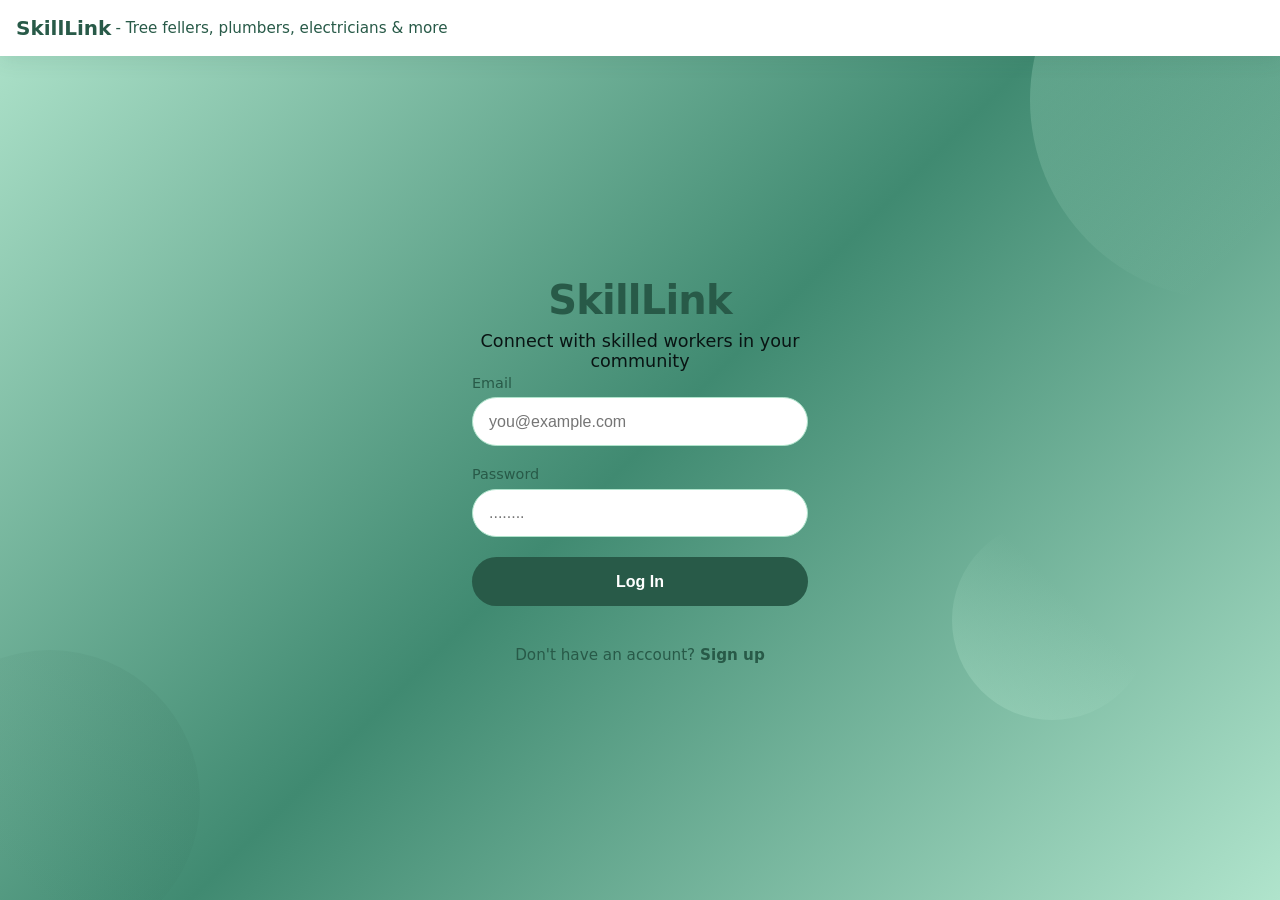
<file: index.html>
<!DOCTYPE html>
<html lang="en">
<head>
    <meta charset="UTF-8">
    <meta name="viewport" content="width=device-width, initial-scale=1.0">
    <title>SkillLink - Login</title>
    <link rel="stylesheet" href="ITECA.css">
</head>
<body class="landing-page">
    <nav class="nav-bar landing-nav">
        <a href="index.html" class="logo">SkillLink</a>
        <span class="nav-tagline">Tree fellers, plumbers, electricians & more</span>
    </nav>
 
    <main class="landing-main">
        <div class="landing-content">
            <div class="landing-brand">
                <h1>SkillLink</h1>
                <p class="tagline">Connect with skilled workers in your community</p>
            </div>

            <form class="login-form" action="profile-creation.html" method="get">
                <div class="form-group">
                    <label for="email">Email</label>
                    <input type="email" id="email" name="email" placeholder="you@example.com" required>
                </div>
                <div class="form-group">
                    <label for="password">Password</label>
                    <input type="password" id="password" name="password" placeholder="........" required>
                </div>
                <button type="submit" class="btn-primary">Log In</button>
                <p class="form-footer">
                    Don't have an account? <a href="register.html">Sign up</a>
                </p>
            </form>
        </div>
        <div class="landing-shapes">
            <div class="shape shape-1"></div>
            <div class="shape shape-2"></div>
            <div class="shape shape-3"></div>
        </div>
    </main>
</body>
</html>
</file>
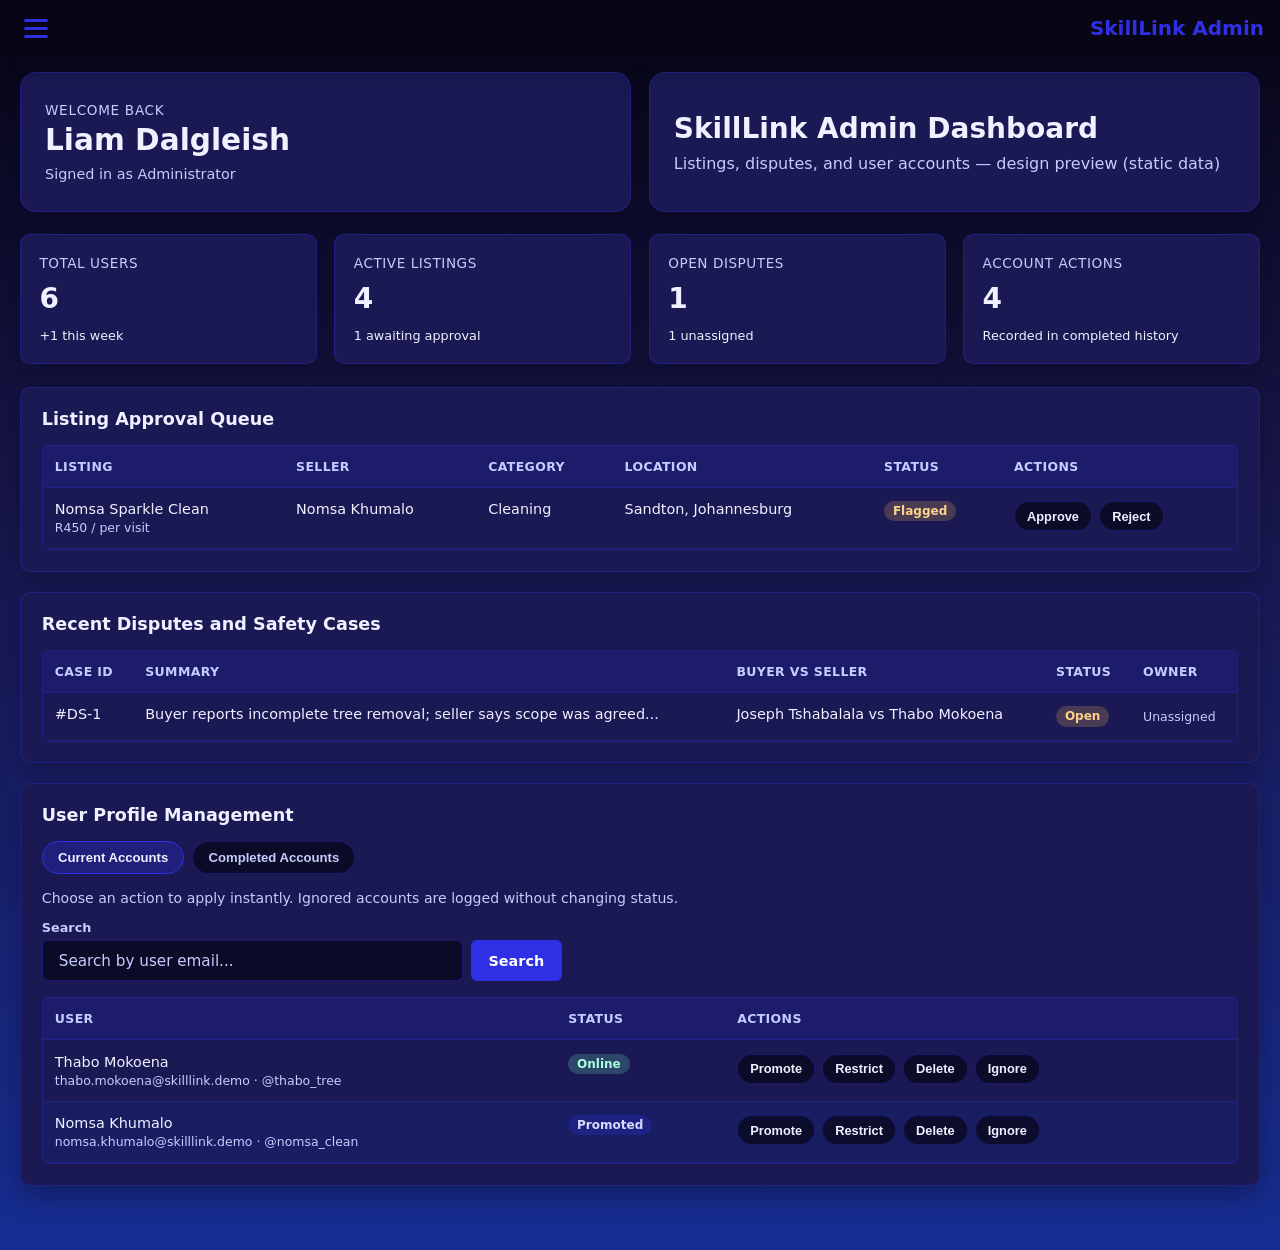
<file: admin-dashboard.html>
<!DOCTYPE html>
<html lang="en">
<head>
    <meta charset="UTF-8">
    <meta name="viewport" content="width=device-width, initial-scale=1.0">
    <title>SkillLink - Admin Dashboard (Design Preview)</title>
    <link rel="stylesheet" href="admin-dashboard.css">
    <link rel="stylesheet" href="app-nav.css">
</head>
<body class="admin-page">
    <nav class="nav-bar admin-nav nav-admin-session">
        <input type="checkbox" id="menu-toggle-admin" class="menu-toggle">
        <label class="hamburger" for="menu-toggle-admin">
            <span></span>
            <span></span>
            <span></span>
        </label>
        <div class="nav-menu">
            <p class="nav-menu-admin-badge">Signed in as Admin</p>
            <a href="admin-dashboard.html">Admin Dashboard</a>
            <a href="market.html">Home</a>
            <a href="profile.html">Profile</a>
            <a href="OrdersPage.html">Orders</a>
            <a href="ContactUs.html">Contact Us</a>
            <div class="nav-menu-footer">
                <span class="nav-menu-role">Administrator</span>
                <a href="index.html">Log Out</a>
            </div>
        </div>
        <a href="admin-dashboard.html" class="logo">SkillLink Admin</a>
    </nav>

    <main class="admin-main">
        <section class="admin-header-row" aria-label="Dashboard header">
            <div class="admin-header admin-header-welcome">
                <p class="admin-welcome-eyebrow">Welcome back</p>
                <h2 class="admin-welcome-name">Liam Dalgleish</h2>
                <p class="admin-welcome-meta">Signed in as Administrator</p>
            </div>
            <div class="admin-header admin-header-title">
                <h1 class="admin-title">SkillLink Admin Dashboard</h1>
                <p class="admin-subtitle">Listings, disputes, and user accounts — design preview (static data)</p>
            </div>
        </section>

        <section class="admin-stats admin-stats-4" aria-label="Key metrics">
            <article class="admin-stat-card">
                <p class="admin-stat-label">Total Users</p>
                <p class="admin-stat-value">6</p>
                <p class="admin-stat-meta">+1 this week</p>
            </article>
            <article class="admin-stat-card">
                <p class="admin-stat-label">Active Listings</p>
                <p class="admin-stat-value">4</p>
                <p class="admin-stat-meta">1 awaiting approval</p>
            </article>
            <article class="admin-stat-card">
                <p class="admin-stat-label">Open Disputes</p>
                <p class="admin-stat-value">1</p>
                <p class="admin-stat-meta">1 unassigned</p>
            </article>
            <article class="admin-stat-card">
                <p class="admin-stat-label">Account Actions</p>
                <p class="admin-stat-value">4</p>
                <p class="admin-stat-meta">Recorded in completed history</p>
            </article>
        </section>

        <section class="admin-stack">
            <section class="admin-card">
                <h2 class="admin-card-title">Listing Approval Queue</h2>
                <div class="admin-table-wrap">
                    <table class="admin-table">
                        <thead>
                            <tr>
                                <th>Listing</th>
                                <th>Seller</th>
                                <th>Category</th>
                                <th>Location</th>
                                <th>Status</th>
                                <th>Actions</th>
                            </tr>
                        </thead>
                        <tbody>
                            <tr>
                                <td>
                                    Nomsa Sparkle Clean
                                    <span class="admin-row-meta">R450 / per visit</span>
                                </td>
                                <td>Nomsa Khumalo</td>
                                <td>Cleaning</td>
                                <td>Sandton, Johannesburg</td>
                                <td><span class="badge badge-warning">Flagged</span></td>
                                <td>
                                    <div class="inline-actions">
                                        <button class="btn-chip btn-chip-approve" type="button">Approve</button>
                                        <button class="btn-chip btn-chip-reject" type="button">Reject</button>
                                    </div>
                                </td>
                            </tr>
                        </tbody>
                    </table>
                </div>
            </section>

            <section class="admin-card">
                <h2 class="admin-card-title">Recent Disputes and Safety Cases</h2>
                <div class="admin-table-wrap">
                    <table class="admin-table">
                        <thead>
                            <tr>
                                <th>Case ID</th>
                                <th>Summary</th>
                                <th>Buyer vs Seller</th>
                                <th>Status</th>
                                <th>Owner</th>
                            </tr>
                        </thead>
                        <tbody>
                            <tr>
                                <td>#DS-1</td>
                                <td>Buyer reports incomplete tree removal; seller says scope was agreed...</td>
                                <td>Joseph Tshabalala vs Thabo Mokoena</td>
                                <td><span class="badge badge-warning">Open</span></td>
                                <td><span class="admin-row-meta">Unassigned</span></td>
                            </tr>
                        </tbody>
                    </table>
                </div>
            </section>

            <section class="admin-card admin-user-card">
                <h2 class="admin-card-title">User Profile Management</h2>

                <div class="admin-tabs" role="tablist" aria-label="User account tabs">
                    <button type="button" class="admin-tab admin-tab-active" role="tab" aria-selected="true">Current Accounts</button>
                    <button type="button" class="admin-tab" role="tab" aria-selected="false">Completed Accounts</button>
                </div>

                <div class="admin-tab-panel admin-tab-panel-active">
                    <p class="admin-tab-intro">Choose an action to apply instantly. Ignored accounts are logged without changing status.</p>
                    <form action="admin-dashboard.html" method="get" class="admin-user-search-form">
                        <div class="search-wrap">
                            <label class="search-label" for="admin-user-search">Search</label>
                            <div class="search-field">
                                <input type="search" id="admin-user-search" name="user_q" placeholder="Search by user email..." class="search-input">
                                <button type="submit" class="btn-search">Search</button>
                            </div>
                        </div>
                    </form>
                    <div class="admin-table-wrap">
                        <table class="admin-table admin-user-table">
                            <thead>
                                <tr>
                                    <th>User</th>
                                    <th>Status</th>
                                    <th>Actions</th>
                                </tr>
                            </thead>
                            <tbody>
                                <tr>
                                    <td>
                                        Thabo Mokoena
                                        <span class="admin-row-meta">thabo.mokoena@skilllink.demo · @thabo_tree</span>
                                    </td>
                                    <td><span class="badge badge-success">Online</span></td>
                                    <td>
                                        <div class="inline-actions">
                                            <button class="btn-chip btn-chip-promote" type="button">Promote</button>
                                            <button class="btn-chip btn-chip-restrict" type="button">Restrict</button>
                                            <button class="btn-chip btn-chip-delete" type="button">Delete</button>
                                            <button class="btn-chip btn-chip-ignore" type="button">Ignore</button>
                                        </div>
                                    </td>
                                </tr>
                                <tr>
                                    <td>
                                        Nomsa Khumalo
                                        <span class="admin-row-meta">nomsa.khumalo@skilllink.demo · @nomsa_clean</span>
                                    </td>
                                    <td><span class="badge badge-promoted">Promoted</span></td>
                                    <td>
                                        <div class="inline-actions">
                                            <button class="btn-chip btn-chip-promote" type="button">Promote</button>
                                            <button class="btn-chip btn-chip-restrict" type="button">Restrict</button>
                                            <button class="btn-chip btn-chip-delete" type="button">Delete</button>
                                            <button class="btn-chip btn-chip-ignore" type="button">Ignore</button>
                                        </div>
                                    </td>
                                </tr>
                            </tbody>
                        </table>
                    </div>
                </div>
            </section>
        </section>
    </main>
</body>
</html>
</file>
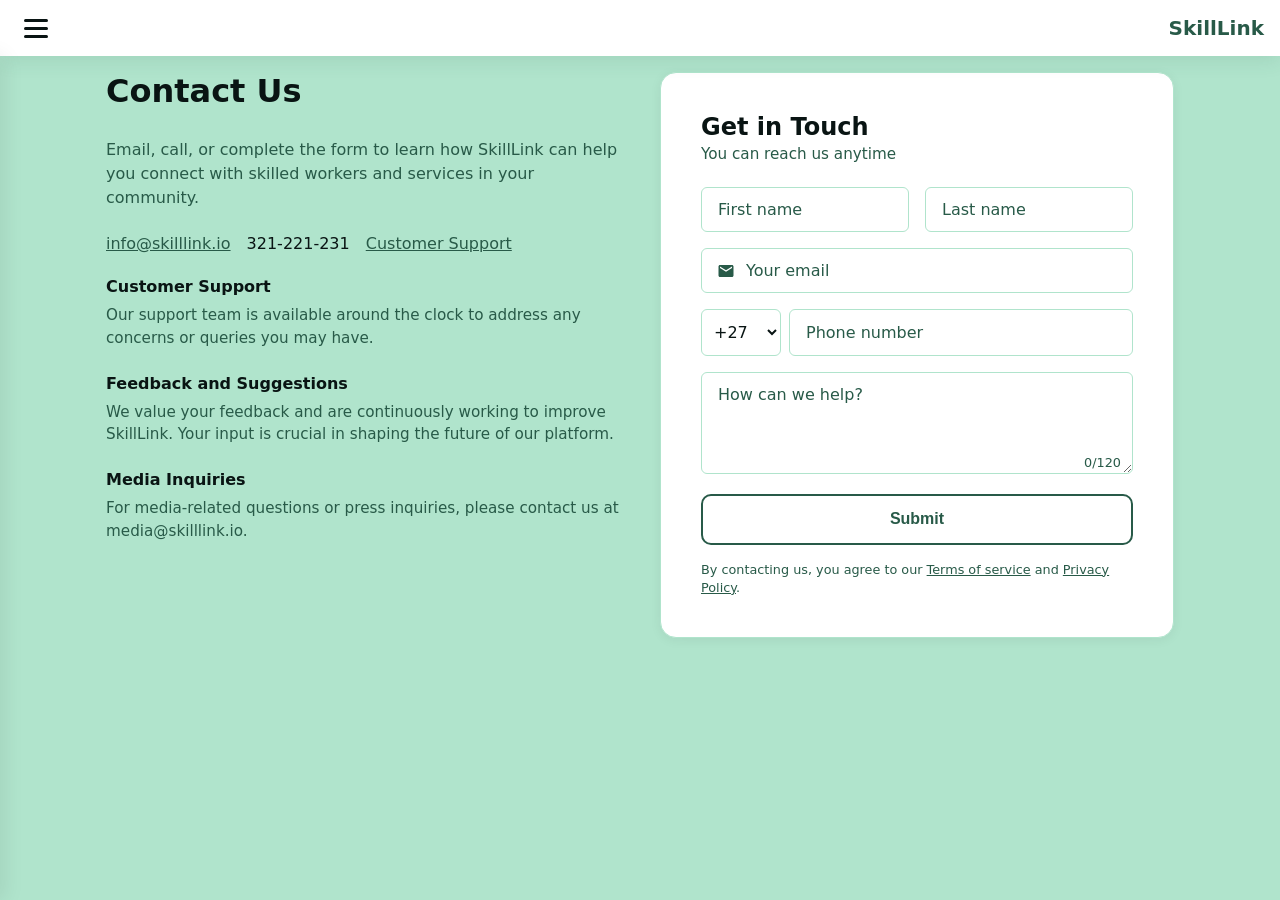
<file: ContactUs.html>
<!DOCTYPE html>
<html lang="en">
<head>
    <meta charset="UTF-8">
    <meta name="viewport" content="width=device-width, initial-scale=1.0">
    <title>SkillLink — Contact Us</title>
    <link rel="stylesheet" href="ContactUs.css">
</head>
<body class="contact-page">
    <nav class="nav-bar market-nav">
        <label class="hamburger" for="menu-toggle-contact">
            <span></span>
            <span></span>
            <span></span>
        </label>
        <input type="checkbox" id="menu-toggle-contact" class="menu-toggle">
        <div class="nav-menu">
            <a href="market.html">Home</a>
            <a href="profile.html">Profile</a>
            <a href="OrdersPage.html">Orders</a>
            <a href="ContactUs.html">Contact Us</a>
            <div class="nav-menu-footer">
                <a href="index.html">Log Out</a>
            </div>
        </div>
        <a href="market.html" class="logo">SkillLink</a>
    </nav>

    <main class="contact-main">
        <div class="contact-grid">
            <section class="contact-info">
                <h1 class="contact-title">Contact Us</h1>
                <p class="contact-intro">Email, call, or complete the form to learn how SkillLink can help you connect with skilled workers and services in your community.</p>
                <div class="contact-direct">
                    <a href="mailto:info@skilllink.io" class="contact-link">info@skilllink.io</a>
                    <span class="contact-phone">321-221-231</span>
                    <a href="#support" class="contact-link">Customer Support</a>
                </div>
                <div class="contact-sections">
                    <div class="contact-block" id="support">
                        <h3>Customer Support</h3>
                        <p>Our support team is available around the clock to address any concerns or queries you may have.</p>
                    </div>
                    <div class="contact-block">
                        <h3>Feedback and Suggestions</h3>
                        <p>We value your feedback and are continuously working to improve SkillLink. Your input is crucial in shaping the future of our platform.</p>
                    </div>
                    <div class="contact-block">
                        <h3>Media Inquiries</h3>
                        <p>For media-related questions or press inquiries, please contact us at media@skilllink.io.</p>
                    </div>
                </div>
            </section>
            <section class="contact-form-wrap">
                <div class="contact-form-card">
                    <h2 class="form-title">Get in Touch</h2>
                    <p class="form-subtitle">You can reach us anytime</p>
                    <form class="contact-form" action="#" method="post">
                        <div class="form-row names">
                            <div class="form-group">
                                <input type="text" name="firstname" placeholder="First name" required>
                            </div>
                            <div class="form-group">
                                <input type="text" name="lastname" placeholder="Last name" required>
                            </div>
                        </div>
                        <div class="form-group">
                            <label for="contact-email" class="visually-hidden">Your email</label>
                            <span class="input-icon-wrap">
                                <svg class="input-icon" viewBox="0 0 24 24" width="18" height="18" aria-hidden="true"><path fill="currentColor" d="M20 4H4c-1.1 0-2 .9-2 2v12c0 1.1.9 2 2 2h16c1.1 0 2-.9 2-2V6c0-1.1-.9-2-2-2zm0 4l-8 5-8-5V6l8 5 8-5v2z"/></svg>
                                <input type="email" id="contact-email" name="email" placeholder="Your email" required>
                            </span>
                        </div>
                        <div class="form-group phone-row">
                            <div class="phone-country">
                                <select name="countrycode" aria-label="Country code">
                                    <option value="+27">+27</option>
                                    <option value="+1">+1</option>
                                    <option value="+44">+44</option>
                                    <option value="+62">+62</option>
                                    <option value="+91">+91</option>
                                </select>
                            </div>
                            <input type="tel" name="phone" placeholder="Phone number" class="phone-input">
                        </div>
                        <div class="form-group">
                            <label for="contact-message" class="visually-hidden">How can we help?</label>
                            <textarea id="contact-message" name="message" placeholder="How can we help?" rows="4" maxlength="120"></textarea>
                            <span class="char-count" aria-live="polite"><span id="char-num">0</span>/120</span>
                        </div>
                        <button type="submit" class="btn-contact-submit">Submit</button>
                    </form>
                    <p class="form-disclaimer">By contacting us, you agree to our <a href="#terms">Terms of service</a> and <a href="#privacy">Privacy Policy</a>.</p>
                </div>
            </section>
        </div>
    </main>

    <script>
        (function() {
            var textarea = document.getElementById("contact-message");
            var counter = document.getElementById("char-num");
            if (textarea && counter) {
                textarea.addEventListener("input", function() {
                    counter.textContent = this.value.length;
                });
            }
        })();
    </script>
</body>
</html>
</file>
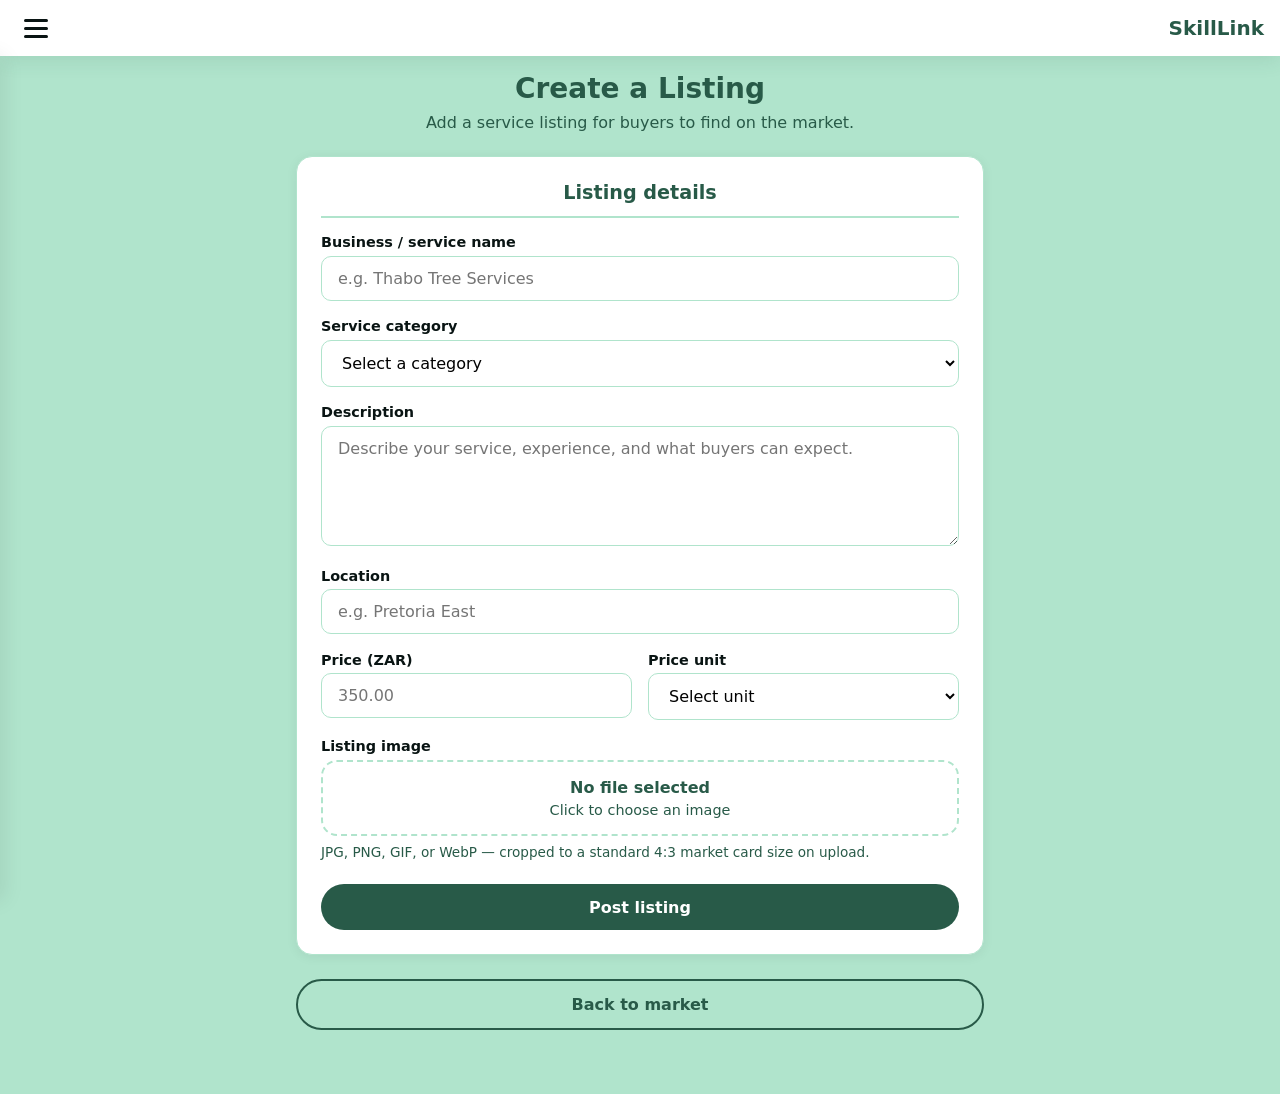
<file: create-listing.html>
<!DOCTYPE html>
<html lang="en">
<head>
    <meta charset="UTF-8">
    <meta name="viewport" content="width=device-width, initial-scale=1.0">
    <title>SkillLink — Create Listing</title>
    <link rel="stylesheet" href="listing-form.css">
</head>
<body class="listing-form-page">
    <nav class="nav-bar market-nav">
        <label class="hamburger" for="menu-toggle-create-listing">
            <span></span>
            <span></span>
            <span></span>
        </label>
        <input type="checkbox" id="menu-toggle-create-listing" class="menu-toggle">
        <div class="nav-menu">
            <a href="market.html">Home</a>
            <a href="profile.html">Profile</a>
            <a href="OrdersPage.html">Orders</a>
            <a href="ContactUs.html">Contact Us</a>
            <div class="nav-menu-footer">
                <a href="index.html">Log Out</a>
            </div>
        </div>
        <a href="market.html" class="logo">SkillLink</a>
    </nav>

    <main class="listing-form-main">
        <header class="listing-form-header">
            <h1>Create a Listing</h1>
            <p>Add a service listing for buyers to find on the market.</p>
        </header>

        <form class="listing-form-card" action="market.html" method="get">
            <h2>Listing details</h2>

            <div class="form-group">
                <label for="business_name">Business / service name</label>
                <input type="text" id="business_name" name="business_name" placeholder="e.g. Thabo Tree Services">
            </div>

            <div class="form-group">
                <label for="category_id">Service category</label>
                <select id="category_id" name="category_id">
                    <option value="">Select a category</option>
                    <option value="tree-felling">Tree Felling</option>
                    <option value="plumbing">Plumbing</option>
                    <option value="electrical">Electrical</option>
                    <option value="gardening">Gardening</option>
                    <option value="painting">Painting</option>
                    <option value="cleaning">Cleaning</option>
                    <option value="carpentry">Carpentry</option>
                    <option value="other">Other</option>
                </select>
            </div>

            <div class="form-group">
                <label for="description">Description</label>
                <textarea id="description" name="description" placeholder="Describe your service, experience, and what buyers can expect."></textarea>
            </div>

            <div class="form-group">
                <label for="location">Location</label>
                <input type="text" id="location" name="location" placeholder="e.g. Pretoria East">
            </div>

            <div class="form-row two-cols">
                <div class="form-group">
                    <label for="price_amount">Price (ZAR)</label>
                    <input type="number" id="price_amount" name="price_amount" min="0.01" step="0.01" placeholder="350.00">
                </div>
                <div class="form-group">
                    <label for="price_unit">Price unit</label>
                    <select id="price_unit" name="price_unit">
                        <option value="">Select unit</option>
                        <option value="per hour">per hour</option>
                        <option value="per job">per job</option>
                        <option value="per visit">per visit</option>
                        <option value="per project">per project</option>
                    </select>
                </div>
            </div>

            <div class="form-group">
                <label for="listing_thumbnail">Listing image</label>
                <div class="photo-dropzone photo-dropzone-compact" data-thumbnail-dropzone>
                    <input type="file" id="listing_thumbnail" name="listing_thumbnail" accept="image/jpeg,image/png,image/gif,image/webp">
                    <p class="photo-filename" data-thumbnail-filename>No file selected</p>
                    <p class="photo-placeholder">Click to choose an image</p>
                </div>
                <p class="listing-upload-hint">JPG, PNG, GIF, or WebP — cropped to a standard 4:3 market card size on upload.</p>
            </div>

            <div class="form-actions">
                <button type="submit" class="btn-primary">Post listing</button>
            </div>
        </form>

        <p class="back-link-wrap">
            <a href="market.html" class="btn-secondary">Back to market</a>
        </p>
    </main>
</body>
</html>
</file>
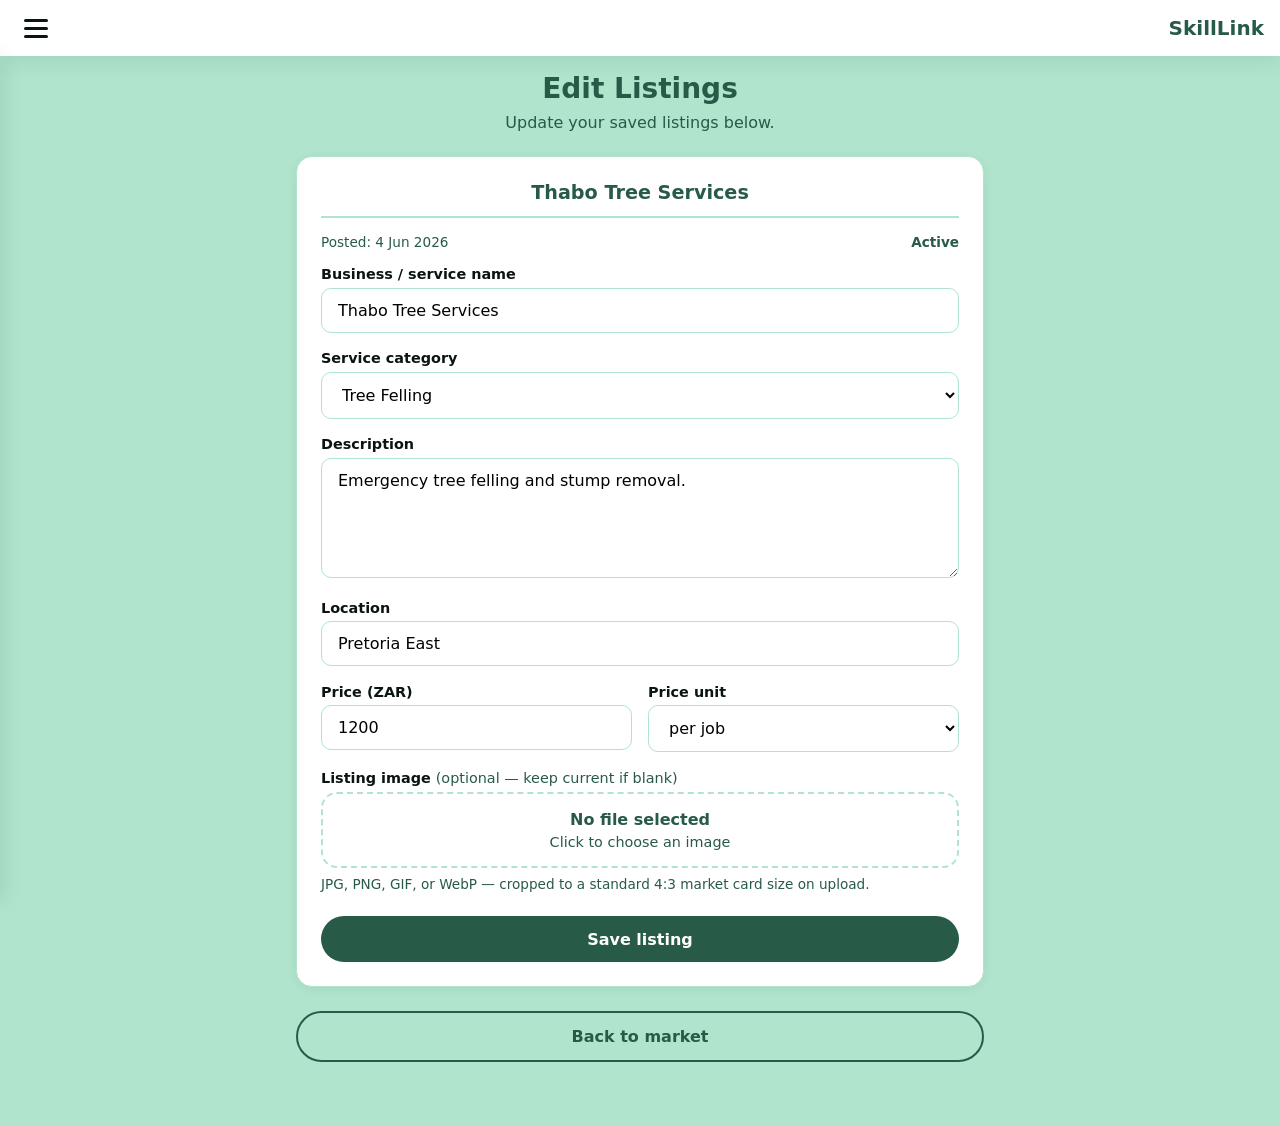
<file: edit-listings.html>
<!DOCTYPE html>
<html lang="en">
<head>
    <meta charset="UTF-8">
    <meta name="viewport" content="width=device-width, initial-scale=1.0">
    <title>SkillLink — Edit Listings</title>
    <link rel="stylesheet" href="listing-form.css">
</head>
<body class="listing-form-page">
    <nav class="nav-bar market-nav">
        <label class="hamburger" for="menu-toggle-edit-listings">
            <span></span>
            <span></span>
            <span></span> 
        </label>
        <input type="checkbox" id="menu-toggle-edit-listings" class="menu-toggle">
        <div class="nav-menu">
            <a href="market.html">Home</a>
            <a href="profile.html">Profile</a>
            <a href="OrdersPage.html">Orders</a>
            <a href="ContactUs.html">Contact Us</a>
            <div class="nav-menu-footer">
                <a href="index.html">Log Out</a>
            </div>
        </div>
        <a href="market.html" class="logo">SkillLink</a>
    </nav>

    <main class="listing-form-main">
        <header class="listing-form-header">
            <h1>Edit Listings</h1>
            <p>Update your saved listings below.</p>
        </header>

        <form class="edit-listing-card" action="market.html" method="get">
            <h2>Thabo Tree Services</h2>
            <div class="edit-listing-meta">
                <span>Posted: 4 Jun 2026</span>
                <span class="edit-listing-status">Active</span>
            </div>

            <div class="form-group">
                <label for="business_name_1">Business / service name</label>
                <input type="text" id="business_name_1" name="business_name" value="Thabo Tree Services">
            </div>

            <div class="form-group">
                <label for="category_id_1">Service category</label>
                <select id="category_id_1" name="category_id">
                    <option value="tree-felling" selected>Tree Felling</option>
                    <option value="plumbing">Plumbing</option>
                    <option value="electrical">Electrical</option>
                </select>
            </div>

            <div class="form-group">
                <label for="description_1">Description</label>
                <textarea id="description_1" name="description">Emergency tree felling and stump removal.</textarea>
            </div>

            <div class="form-group">
                <label for="location_1">Location</label>
                <input type="text" id="location_1" name="location" value="Pretoria East">
            </div>

            <div class="form-row two-cols">
                <div class="form-group">
                    <label for="price_amount_1">Price (ZAR)</label>
                    <input type="number" id="price_amount_1" name="price_amount" value="1200">
                </div>
                <div class="form-group">
                    <label for="price_unit_1">Price unit</label>
                    <select id="price_unit_1" name="price_unit">
                        <option value="per job" selected>per job</option>
                        <option value="per hour">per hour</option>
                    </select>
                </div>
            </div>

            <div class="form-group">
                <label for="listing_thumbnail_1">Listing image <span class="photo-optional-label">(optional — keep current if blank)</span></label>
                <div class="photo-dropzone photo-dropzone-compact" data-thumbnail-dropzone>
                    <input type="file" id="listing_thumbnail_1" name="listing_thumbnail" accept="image/jpeg,image/png,image/gif,image/webp">
                    <p class="photo-filename" data-thumbnail-filename>No file selected</p>
                    <p class="photo-placeholder">Click to choose an image</p>
                </div>
                <p class="listing-upload-hint">JPG, PNG, GIF, or WebP — cropped to a standard 4:3 market card size on upload.</p>
            </div>

            <div class="form-actions">
                <button type="submit" class="btn-primary">Save listing</button>
            </div>
        </form>

        <p class="back-link-wrap">
            <a href="market.html" class="btn-secondary">Back to market</a>
        </p>
    </main>
</body>
</html>
</file>
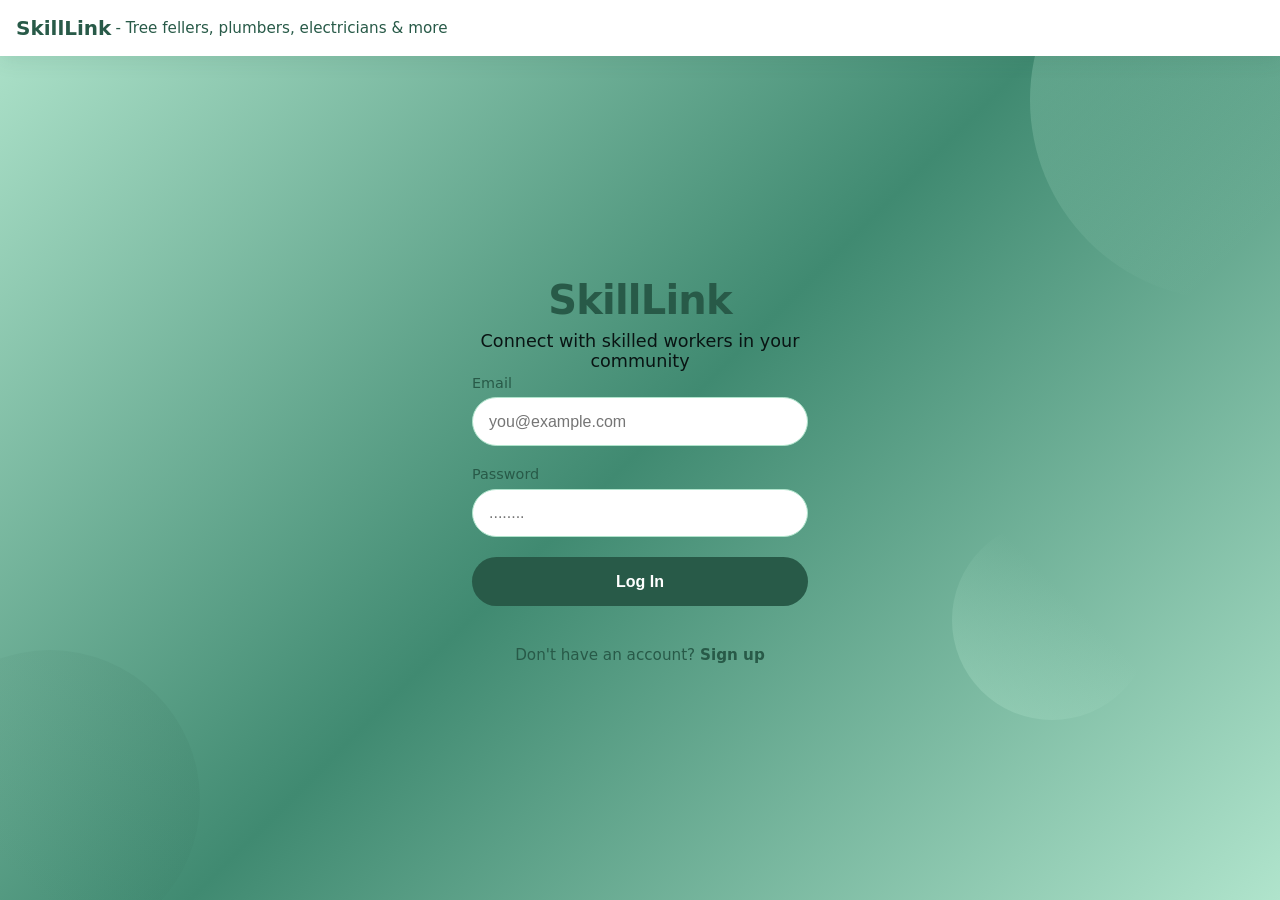
<file: login.html>
<!DOCTYPE html>
<html lang="en">
<head>
    <meta charset="UTF-8">
    <meta name="viewport" content="width=device-width, initial-scale=1.0">
    <title>SkillLink - Login</title>
    <link rel="stylesheet" href="ITECA.css">
</head>
<body class="landing-page">
    <nav class="nav-bar landing-nav">
        <a href="index.html" class="logo">SkillLink</a>
        <span class="nav-tagline">Tree fellers, plumbers, electricians & more</span>
    </nav>

    <main class="landing-main">
        <div class="landing-content">
            <div class="landing-brand">
                <h1>SkillLink</h1>
                <p class="tagline">Connect with skilled workers in your community</p>
            </div>

            <form class="login-form" action="profile-creation.html" method="get">
                <div class="form-group">
                    <label for="email">Email</label>
                    <input type="email" id="email" name="email" placeholder="you@example.com" required>
                </div>
                <div class="form-group">
                    <label for="password">Password</label>
                    <input type="password" id="password" name="password" placeholder="........" required>
                </div>
                <button type="submit" class="btn-primary">Log In</button>
                <p class="form-footer">
                    Don't have an account? <a href="register.html">Sign up</a>
                </p>
            </form>
        </div>
        <div class="landing-shapes">
            <div class="shape shape-1"></div>
            <div class="shape shape-2"></div>
            <div class="shape shape-3"></div>
        </div>
    </main>
</body>
</html>
</file>
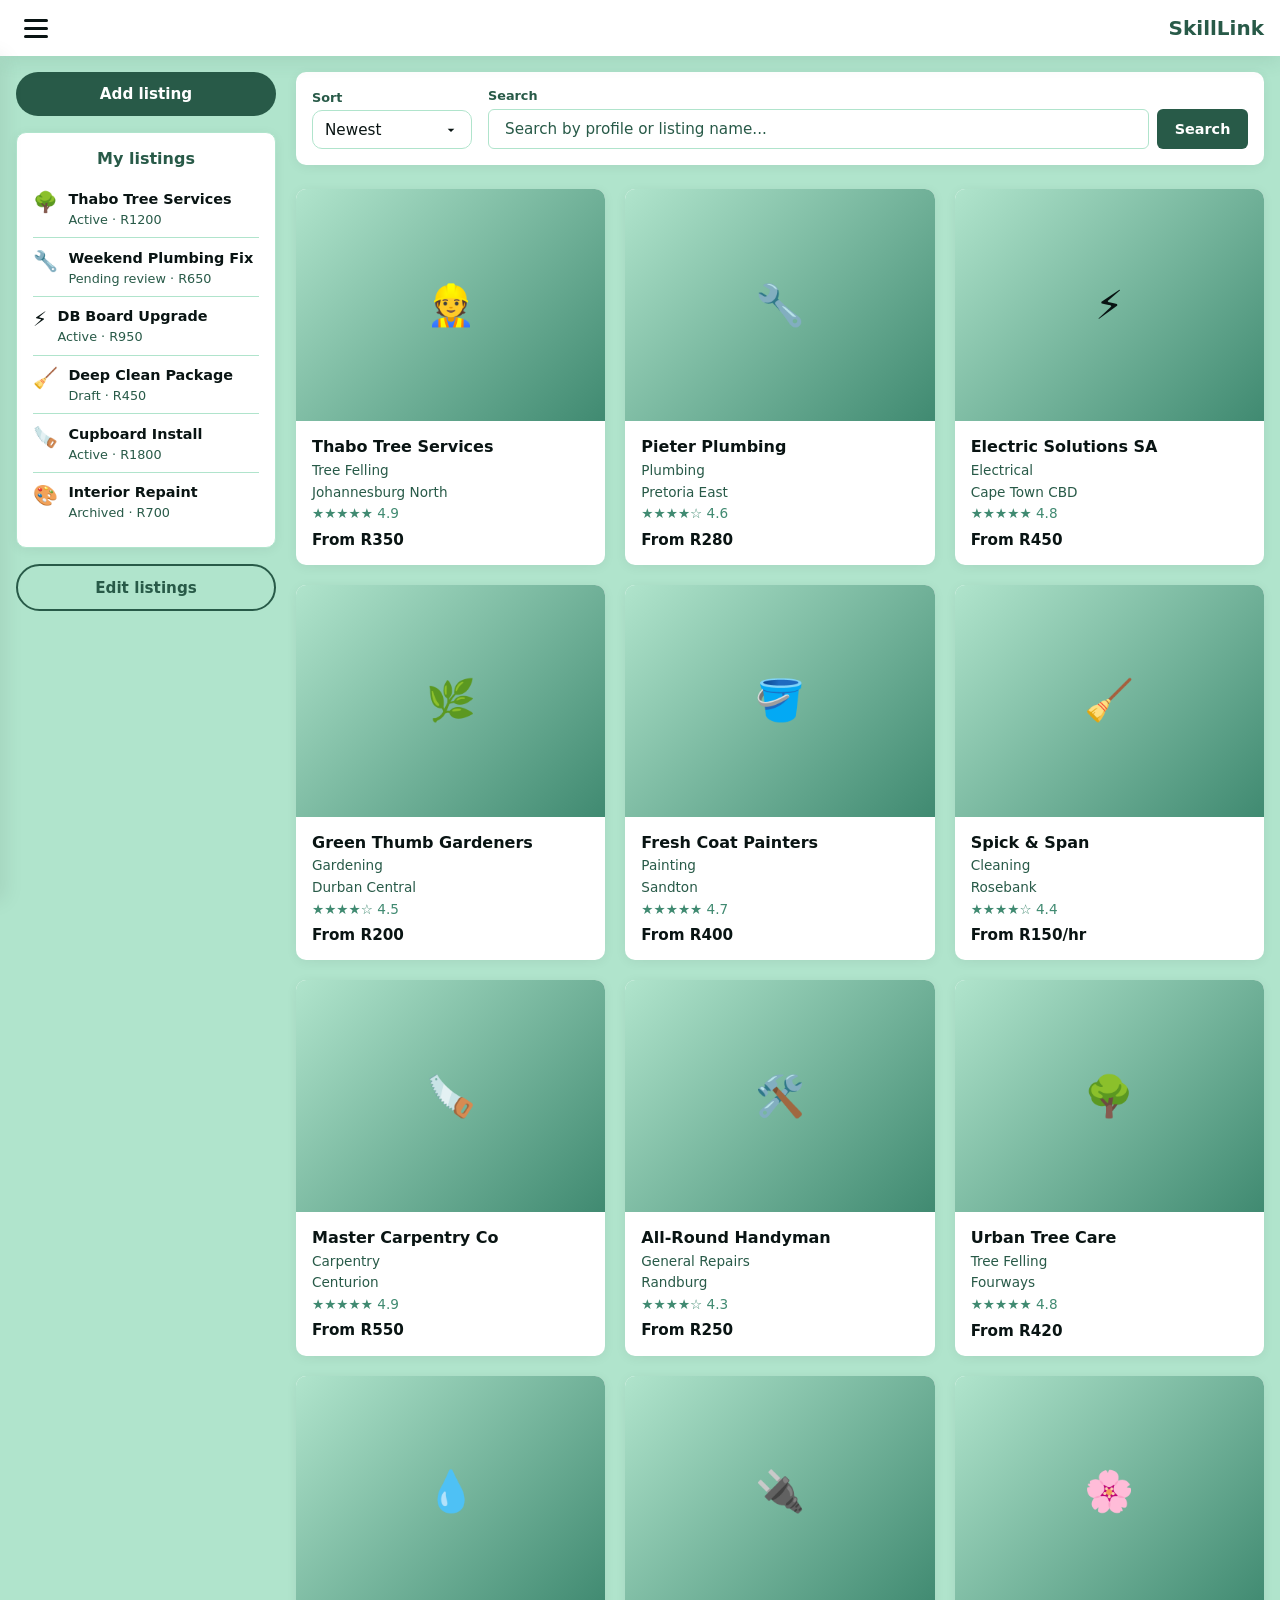
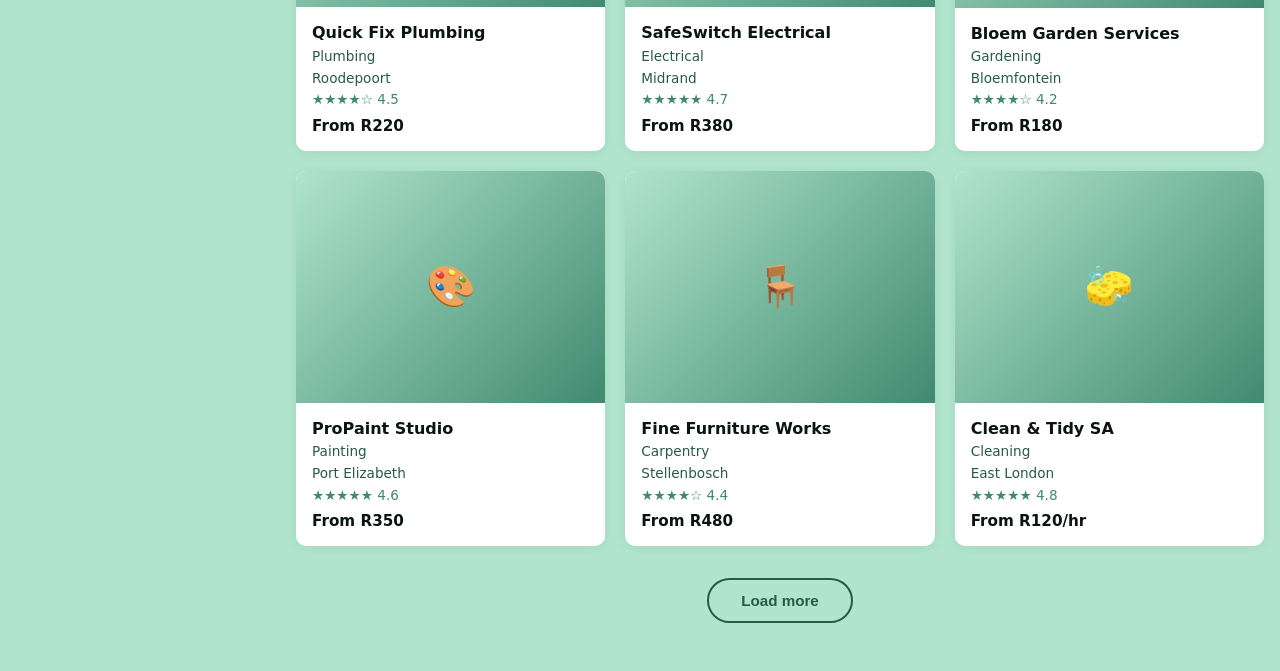
<file: market.html>
<!DOCTYPE html>
<html lang="en">
<head>
    <meta charset="UTF-8">
    <meta name="viewport" content="width=device-width, initial-scale=1.0">
    <title>SkillLink — Market</title>
    <link rel="stylesheet" href="market.css?v=sidebar-buttons">
</head>
<body class="market-page">
    <nav class="nav-bar market-nav">
        <label class="hamburger" for="menu-toggle">
            <span></span>
            <span></span>
            <span></span>
        </label>
        <input type="checkbox" id="menu-toggle" class="menu-toggle">
        <div class="nav-menu">
            <a href="market.html">Home</a>
            <a href="profile.html">Profile</a>
            <a href="OrdersPage.html">Orders</a>
            <a href="ContactUs.html">Contact Us</a>
            <div class="nav-menu-footer">
                <a href="index.html">Log Out</a>
            </div>
        </div>
        <a href="market.html" class="logo">SkillLink</a>
    </nav>

    <main class="market-main">
        <div class="market-layout">
            <aside class="market-sidebar">
                <a href="create-listing.html" class="btn-add-listing">Add listing</a>

                <section class="my-listings-panel">
                    <h2 class="my-listings-title">My listings</h2>
                    <ul class="my-listings-list">
                        <li class="my-listing-item">
                            <span class="my-listing-emoji">🌳</span>
                            <div class="my-listing-copy">
                                <p class="my-listing-name">Thabo Tree Services</p>
                                <p class="my-listing-meta">Active · R1200</p>
                            </div>
                        </li>
                        <li class="my-listing-item">
                            <span class="my-listing-emoji">🔧</span>
                            <div class="my-listing-copy">
                                <p class="my-listing-name">Weekend Plumbing Fix</p>
                                <p class="my-listing-meta">Pending review · R650</p>
                            </div>
                        </li>
                        <li class="my-listing-item">
                            <span class="my-listing-emoji">⚡</span>
                            <div class="my-listing-copy">
                                <p class="my-listing-name">DB Board Upgrade</p>
                                <p class="my-listing-meta">Active · R950</p>
                            </div>
                        </li>
                        <li class="my-listing-item">
                            <span class="my-listing-emoji">🧹</span>
                            <div class="my-listing-copy">
                                <p class="my-listing-name">Deep Clean Package</p>
                                <p class="my-listing-meta">Draft · R450</p>
                            </div>
                        </li>
                        <li class="my-listing-item">
                            <span class="my-listing-emoji">🪚</span>
                            <div class="my-listing-copy">
                                <p class="my-listing-name">Cupboard Install</p>
                                <p class="my-listing-meta">Active · R1800</p>
                            </div>
                        </li>
                        <li class="my-listing-item">
                            <span class="my-listing-emoji">🎨</span>
                            <div class="my-listing-copy">
                                <p class="my-listing-name">Interior Repaint</p>
                                <p class="my-listing-meta">Archived · R700</p>
                            </div>
                        </li>
                    </ul>
                </section>

                <a href="edit-listings.html" class="btn-edit-listings">Edit listings</a>
            </aside>

            <div class="market-content">
        <div class="market-toolbar">
            <div class="toolbar-left">
                <div class="filter-dropdown">
                    <label for="filter">Sort</label>
                    <div class="dropdown-wrapper market-dropdown" data-dropdown="filter">
                        <button type="button" id="filter" class="dropdown-trigger" aria-haspopup="listbox" aria-expanded="false">
                            <span class="dropdown-trigger-text">Newest</span>
                            <svg class="chevron-icon" viewBox="0 0 24 24" width="16" height="16">
                                <path d="M7 10l5 5 5-5z" fill="currentColor"></path>
                            </svg>
                        </button>
                        <div class="dropdown-menu" role="listbox">
                            <div class="dropdown-item" data-value="newest">Newest</div>
                            <div class="dropdown-item" data-value="price-high">Price: High to Low</div>
                            <div class="dropdown-item" data-value="price-low">Price: Low to High</div>
                        </div>
                    </div>
                </div>
            </div>
            <div class="search-wrap">
                <label class="search-label" for="market-search">Search</label>
                <div class="search-field">
                    <input type="search" id="market-search" placeholder="Search by profile or listing name..." class="search-input">
                    <button type="button" class="btn-search">Search</button>
                </div>
            </div>
        </div>

        <section class="listings">
            <article class="listing-card">
                <div class="listing-image">👷</div>
                <div class="listing-body">
                    <h3>Thabo Tree Services</h3>
                    <p class="listing-category">Tree Felling</p>
                    <p class="listing-location">Johannesburg North</p>
                    <span class="listing-rating">★★★★★ 4.9</span>
                    <span class="listing-price">From R350</span>
                </div>
            </article>
            <article class="listing-card">
                <div class="listing-image">🔧</div>
                <div class="listing-body">
                    <h3>Pieter Plumbing</h3>
                    <p class="listing-category">Plumbing</p>
                    <p class="listing-location">Pretoria East</p>
                    <span class="listing-rating">★★★★☆ 4.6</span>
                    <span class="listing-price">From R280</span>
                </div>
            </article>
            <article class="listing-card">
                <div class="listing-image">⚡</div>
                <div class="listing-body">
                    <h3>Electric Solutions SA</h3>
                    <p class="listing-category">Electrical</p>
                    <p class="listing-location">Cape Town CBD</p>
                    <span class="listing-rating">★★★★★ 4.8</span>
                    <span class="listing-price">From R450</span>
                </div>
            </article>
            <article class="listing-card">
                <div class="listing-image">🌿</div>
                <div class="listing-body">
                    <h3>Green Thumb Gardeners</h3>
                    <p class="listing-category">Gardening</p>
                    <p class="listing-location">Durban Central</p>
                    <span class="listing-rating">★★★★☆ 4.5</span>
                    <span class="listing-price">From R200</span>
                </div>
            </article>
            <article class="listing-card">
                <div class="listing-image">🪣</div>
                <div class="listing-body">
                    <h3>Fresh Coat Painters</h3>
                    <p class="listing-category">Painting</p>
                    <p class="listing-location">Sandton</p>
                    <span class="listing-rating">★★★★★ 4.7</span>
                    <span class="listing-price">From R400</span>
                </div>
            </article>
            <article class="listing-card">
                <div class="listing-image">🧹</div>
                <div class="listing-body">
                    <h3>Spick & Span</h3>
                    <p class="listing-category">Cleaning</p>
                    <p class="listing-location">Rosebank</p>
                    <span class="listing-rating">★★★★☆ 4.4</span>
                    <span class="listing-price">From R150/hr</span>
                </div>
            </article>
            <article class="listing-card">
                <div class="listing-image">🪚</div>
                <div class="listing-body">
                    <h3>Master Carpentry Co</h3>
                    <p class="listing-category">Carpentry</p>
                    <p class="listing-location">Centurion</p>
                    <span class="listing-rating">★★★★★ 4.9</span>
                    <span class="listing-price">From R550</span>
                </div>
            </article>
            <article class="listing-card">
                <div class="listing-image">🛠️</div>
                <div class="listing-body">
                    <h3>All-Round Handyman</h3>
                    <p class="listing-category">General Repairs</p>
                    <p class="listing-location">Randburg</p>
                    <span class="listing-rating">★★★★☆ 4.3</span>
                    <span class="listing-price">From R250</span>
                </div>
            </article>
            <article class="listing-card">
                <div class="listing-image">🌳</div>
                <div class="listing-body">
                    <h3>Urban Tree Care</h3>
                    <p class="listing-category">Tree Felling</p>
                    <p class="listing-location">Fourways</p>
                    <span class="listing-rating">★★★★★ 4.8</span>
                    <span class="listing-price">From R420</span>
                </div>
            </article>
            <article class="listing-card">
                <div class="listing-image">💧</div>
                <div class="listing-body">
                    <h3>Quick Fix Plumbing</h3>
                    <p class="listing-category">Plumbing</p>
                    <p class="listing-location">Roodepoort</p>
                    <span class="listing-rating">★★★★☆ 4.5</span>
                    <span class="listing-price">From R220</span>
                </div>
            </article>
            <article class="listing-card">
                <div class="listing-image">🔌</div>
                <div class="listing-body">
                    <h3>SafeSwitch Electrical</h3>
                    <p class="listing-category">Electrical</p>
                    <p class="listing-location">Midrand</p>
                    <span class="listing-rating">★★★★★ 4.7</span>
                    <span class="listing-price">From R380</span>
                </div>
            </article>
            <article class="listing-card">
                <div class="listing-image">🌸</div>
                <div class="listing-body">
                    <h3>Bloem Garden Services</h3>
                    <p class="listing-category">Gardening</p>
                    <p class="listing-location">Bloemfontein</p>
                    <span class="listing-rating">★★★★☆ 4.2</span>
                    <span class="listing-price">From R180</span>
                </div>
            </article>
            <article class="listing-card">
                <div class="listing-image">🎨</div>
                <div class="listing-body">
                    <h3>ProPaint Studio</h3>
                    <p class="listing-category">Painting</p>
                    <p class="listing-location">Port Elizabeth</p>
                    <span class="listing-rating">★★★★★ 4.6</span>
                    <span class="listing-price">From R350</span>
                </div>
            </article>
            <article class="listing-card">
                <div class="listing-image">🪑</div>
                <div class="listing-body">
                    <h3>Fine Furniture Works</h3>
                    <p class="listing-category">Carpentry</p>
                    <p class="listing-location">Stellenbosch</p>
                    <span class="listing-rating">★★★★☆ 4.4</span>
                    <span class="listing-price">From R480</span>
                </div>
            </article>
            <article class="listing-card">
                <div class="listing-image">🧽</div>
                <div class="listing-body">
                    <h3>Clean & Tidy SA</h3>
                    <p class="listing-category">Cleaning</p>
                    <p class="listing-location">East London</p>
                    <span class="listing-rating">★★★★★ 4.8</span>
                    <span class="listing-price">From R120/hr</span>
                </div>
            </article>
        </section>

        <div class="load-more-wrap">
            <button type="button" class="btn-load-more">Load more</button>
        </div>
            </div>
        </div>
    </main>
    <script>
        (function() {
            var wrappers = document.querySelectorAll('.market-dropdown');
            wrappers.forEach(function(wrapper) {
                var trigger = wrapper.querySelector('.dropdown-trigger');
                var triggerText = wrapper.querySelector('.dropdown-trigger-text');
                var items = wrapper.querySelectorAll('.dropdown-item');

                trigger.addEventListener('click', function(e) {
                    e.preventDefault();
                    e.stopPropagation();
                    wrappers.forEach(function(w) {
                        if (w !== wrapper) w.classList.remove('active');
                    });
                    wrapper.classList.toggle('active');
                    trigger.setAttribute('aria-expanded', wrapper.classList.contains('active'));
                });

                items.forEach(function(item) {
                    item.addEventListener('click', function() {
                        var text = item.textContent.trim();
                        if (triggerText) triggerText.textContent = text;
                        wrapper.classList.remove('active');
                        trigger.setAttribute('aria-expanded', 'false');
                    });
                });
            });

            document.addEventListener('click', function(e) {
                if (!e.target.closest('.market-dropdown')) {
                    document.querySelectorAll('.market-dropdown').forEach(function(w) {
                        w.classList.remove('active');
                        var t = w.querySelector('.dropdown-trigger');
                        if (t) t.setAttribute('aria-expanded', 'false');
                    });
                }
            });
        })();
    </script>
</body>
</html>
</file>
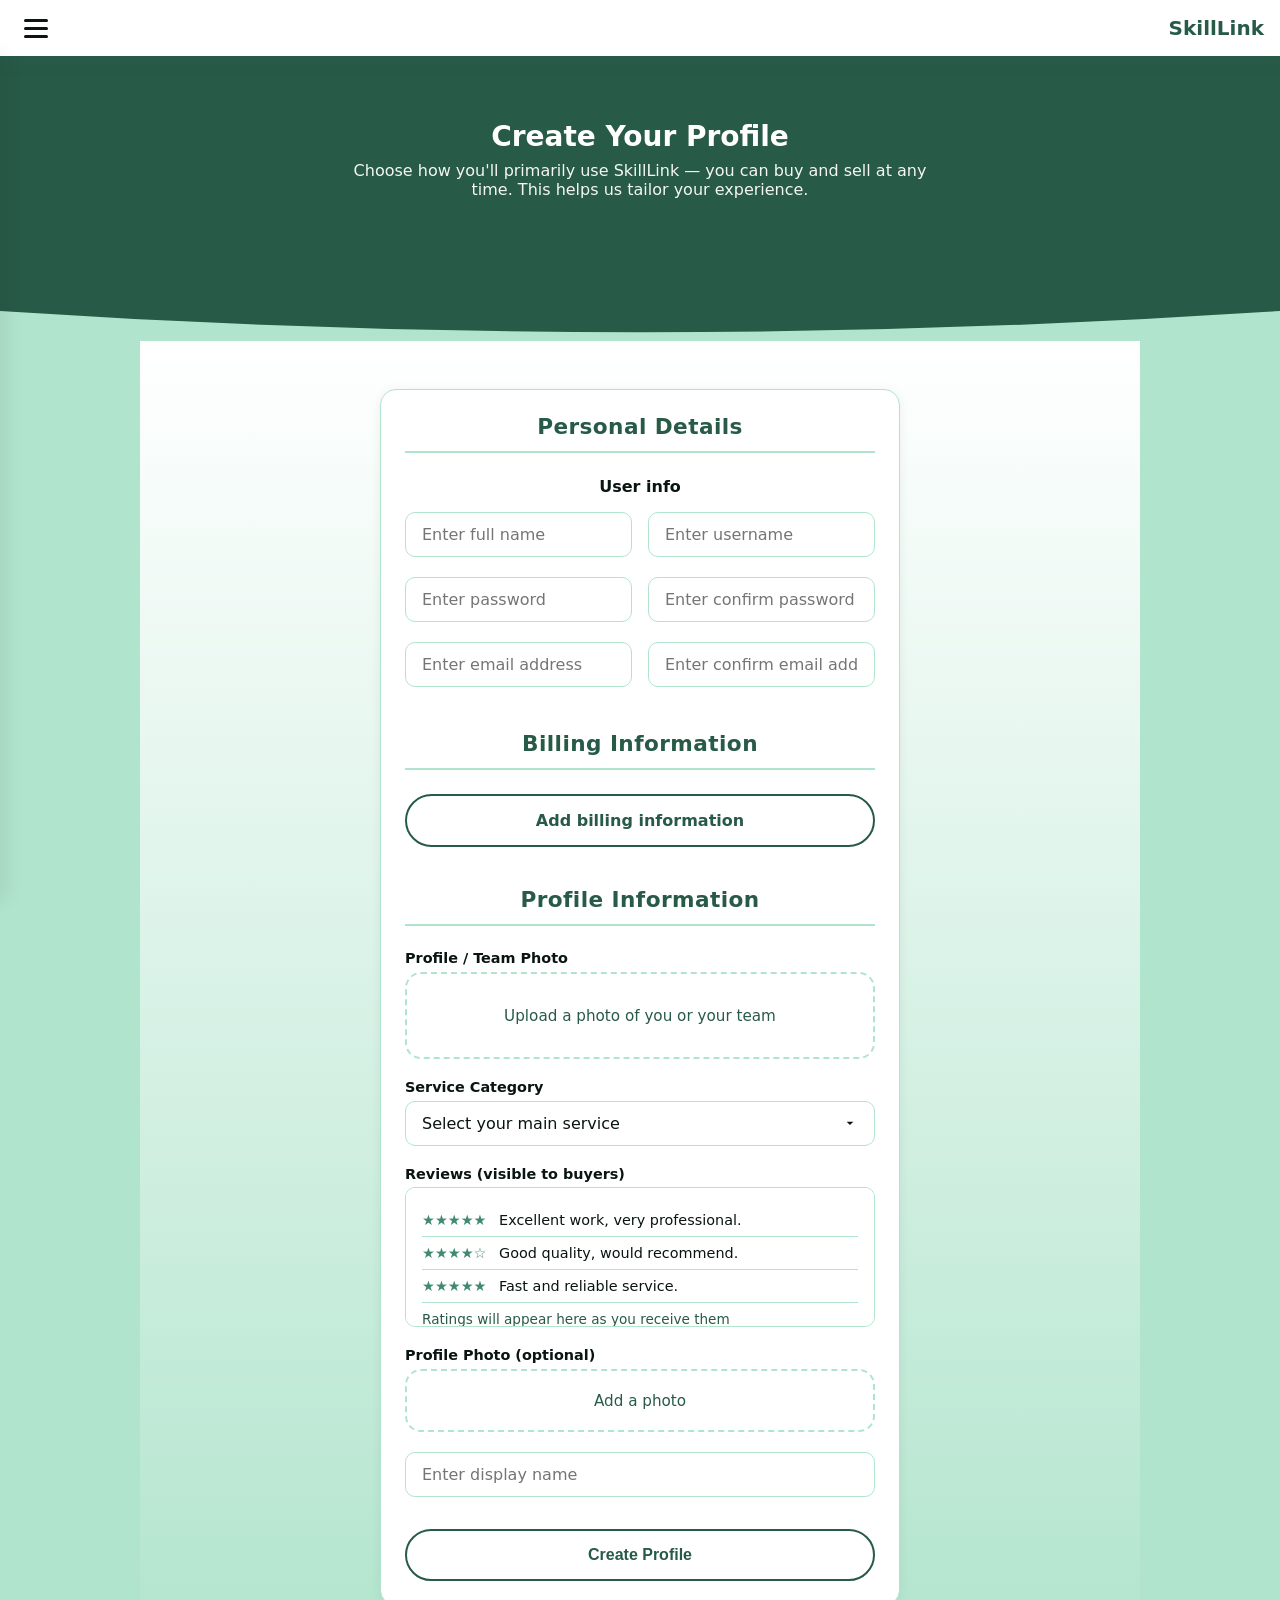
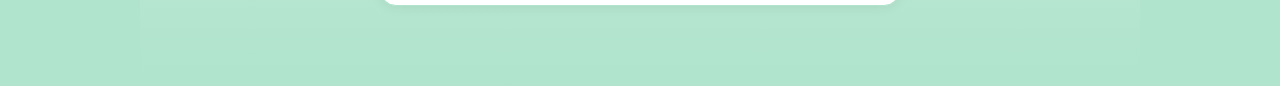
<file: profile-creation.html>
<!DOCTYPE html>
<html lang="en">
<head>
    <meta charset="UTF-8">
    <meta name="viewport" content="width=device-width, initial-scale=1.0">
    <title>SkillLink — Create Profile</title>
    <link rel="stylesheet" href="profile-creation.css">
</head>
<body class="profile-page">
    <nav class="nav-bar profile-nav">
        <label class="hamburger" for="menu-toggle-profile">
            <span></span>
            <span></span>
            <span></span>
        </label>
        <input type="checkbox" id="menu-toggle-profile" class="menu-toggle">
        <div class="nav-menu">
            <a href="market.html">Home</a>
            <a href="profile.html">Profile</a>
            <a href="OrdersPage.html">Orders</a>
            <a href="ContactUs.html">Contact Us</a>
            <div class="nav-menu-footer">
                <a href="index.html">Log Out</a>
            </div>
        </div>
        <a href="index.html" class="logo">SkillLink</a>
    </nav>

    <div class="profile-curve-container">
        <div class="svg-container">
            <svg viewBox="0 0 800 400" class="profile-curve-svg" preserveAspectRatio="none">
                <path id="curve" d="M 800 300 Q 400 350 0 300 L 0 0 L 800 0 L 800 300 Z"></path>
            </svg>
        </div>
        <header class="profile-curve-header">
            <h1>Create Your Profile</h1>
            <p>Choose how you'll primarily use SkillLink — you can buy and sell at any time. This helps us tailor your experience.</p>
        </header>
    </div>

    <main class="profile-main">
        <div class="profile-layout">
            <div class="profile-form-column">
                <div class="edit-profile-card">
                    <h2 class="profile-section-heading">Personal Details</h2>

                    <form class="profile-form" action="profile-created.html" method="get" id="profile-create-form">
                        <div id="panel-userinfo" class="profile-userinfo-block">
                            <h3 class="profile-subheading">User info</h3>
                            <div class="form-row two-cols">
                                <div class="form-group">
                                    <label for="fullname" class="visually-hidden">Full Name</label>
                                    <input type="text" id="fullname" name="fullname" placeholder="Enter full name" aria-label="Full name">
                                </div>
                                <div class="form-group">
                                    <label for="username" class="visually-hidden">Username</label>
                                    <input type="text" id="username" name="username" placeholder="Enter username" aria-label="Username">
                                </div>
                            </div>
                            <div class="form-row two-cols">
                                <div class="form-group">
                                    <label for="password" class="visually-hidden">Password</label>
                                    <input type="password" id="password" name="password" placeholder="Enter password" aria-label="Password">
                                </div>
                                <div class="form-group">
                                    <label for="confirm-password" class="visually-hidden">Confirm Password</label>
                                    <input type="password" id="confirm-password" name="confirm-password" placeholder="Enter confirm password" aria-label="Confirm password">
                                </div>
                            </div>
                            <div class="form-row two-cols">
                                <div class="form-group">
                                    <label for="email" class="visually-hidden">Email Address</label>
                                    <input type="email" id="email" name="email" placeholder="Enter email address" aria-label="Email address">
                                </div>
                                <div class="form-group">
                                    <label for="confirm-email" class="visually-hidden">Confirm Email Address</label>
                                    <input type="email" id="confirm-email" name="confirm-email" placeholder="Enter confirm email address" aria-label="Confirm email address">
                                </div>
                            </div>
                        </div>

                        <section class="profile-section profile-section-billing">
                            <h2 class="profile-section-heading">Billing Information</h2>
                            <div class="form-actions">
                                <a href="billing.html" class="btn-secondary btn-add-billing">Add billing information</a>
                            </div>
                        </section>

            <section class="profile-section seller-fields">
                <h2 class="profile-section-heading">Profile Information</h2>
                <div class="form-row">
                    <div class="form-group photo-upload">
                        <label>Profile / Team Photo</label>
                        <div class="photo-dropzone" id="seller-photo-dropzone">
                            <input type="file" id="photo" accept="image/*">
                            <span class="photo-placeholder">Upload a photo of you or your team</span>
                        </div>
                    </div>
                </div>
                <div class="form-group">
                    <label for="category">Service Category</label>
                    <input type="hidden" name="category" id="category" value="">
                    <div class="dropdown-wrapper category-dropdown">
                        <button type="button" class="dropdown-trigger" aria-haspopup="listbox" aria-expanded="false">
                            <span class="dropdown-trigger-text">Select your main service</span>
                            <svg class="chevron-icon" viewBox="0 0 24 24" width="16" height="16">
                                <path d="M7 10l5 5 5-5z" fill="currentColor"></path>
                            </svg>
                        </button>
                        <div class="dropdown-menu" role="listbox">
                            <div class="dropdown-item" data-value="tree-felling">Tree Felling</div>
                            <div class="dropdown-item" data-value="plumbing">Plumbing</div>
                            <div class="dropdown-item" data-value="electrical">Electrical</div>
                            <div class="dropdown-item" data-value="gardening">Gardening</div>
                            <div class="dropdown-item" data-value="painting">Painting</div>
                            <div class="dropdown-item" data-value="cleaning">Cleaning</div>
                            <div class="dropdown-item" data-value="carpentry">Carpentry</div>
                            <div class="dropdown-item" data-value="other">Other</div>
                        </div>
                    </div>
                </div>
                <div class="form-group">
                    <label>Reviews (visible to buyers)</label>
                    <div class="reviews-preview">
                        <div class="review-item">
                            <span class="review-stars">★★★★★</span>
                            <span class="review-text">Excellent work, very professional.</span>
                        </div>
                        <div class="review-item">
                            <span class="review-stars">★★★★☆</span>
                            <span class="review-text">Good quality, would recommend.</span>
                        </div>
                        <div class="review-item">
                            <span class="review-stars">★★★★★</span>
                            <span class="review-text">Fast and reliable service.</span>
                        </div>
                        <p class="reviews-hint">Ratings will appear here as you receive them</p>
                    </div>
                </div>
                <div class="form-group">
                    <label>Profile Photo (optional)</label>
                    <div class="photo-dropzone small">
                        <input type="file" id="buyer-photo" accept="image/*">
                        <span class="photo-placeholder">Add a photo</span>
                    </div>
                </div>
                <div class="form-group">
                    <label for="display-name" class="visually-hidden">Display Name</label>
                    <input type="text" id="display-name" name="display-name" placeholder="Enter display name" aria-label="Display name">
                </div>
            </section>

            <div class="form-actions">
                <button type="submit" class="btn-secondary btn-update-info">Create Profile</button>
            </div>
        </form>
                </div>
            </div>
        </div>
    </main>
    <script>
        (function() {
            var curve = document.getElementById("curve");
            if (!curve) return;
            var defaultCurveValue = 350;
            var curveRate = 3;
            var ticking = false;
            function scrollEvent(scrollPos) {
                if (scrollPos >= 0 && scrollPos < defaultCurveValue) {
                    var curveValue = defaultCurveValue - parseFloat(scrollPos / curveRate);
                    curve.setAttribute("d", "M 800 300 Q 400 " + curveValue + " 0 300 L 0 0 L 800 0 L 800 300 Z");
                }
            }
            window.addEventListener("scroll", function() {
                var scrollPos = window.scrollY;
                if (!ticking) {
                    window.requestAnimationFrame(function() {
                        scrollEvent(scrollPos);
                        ticking = false;
                    });
                    ticking = true;
                }
            });
        })();
    </script>
    <script>
        (function() {
            var wrapper = document.querySelector('.category-dropdown');
            if (!wrapper) return;
            var trigger = wrapper.querySelector('.dropdown-trigger');
            var triggerText = wrapper.querySelector('.dropdown-trigger-text');
            var menu = wrapper.querySelector('.dropdown-menu');
            var hiddenInput = document.getElementById('category');
            var items = wrapper.querySelectorAll('.dropdown-item');

            trigger.addEventListener('click', function(e) {
                e.preventDefault();
                e.stopPropagation();
                wrapper.classList.toggle('active');
                trigger.setAttribute('aria-expanded', wrapper.classList.contains('active'));
            });

            items.forEach(function(item) {
                item.addEventListener('click', function() {
                    var value = item.getAttribute('data-value');
                    var text = item.textContent.trim();
                    if (hiddenInput) hiddenInput.value = value;
                    if (triggerText) triggerText.textContent = text;
                    wrapper.classList.remove('active');
                    trigger.setAttribute('aria-expanded', 'false');
                });
            });

            document.addEventListener('click', function(e) {
                if (!wrapper.contains(e.target)) {
                    wrapper.classList.remove('active');
                    trigger.setAttribute('aria-expanded', 'false');
                }
            });
        })();
    </script>
</body>
</html>
</file>
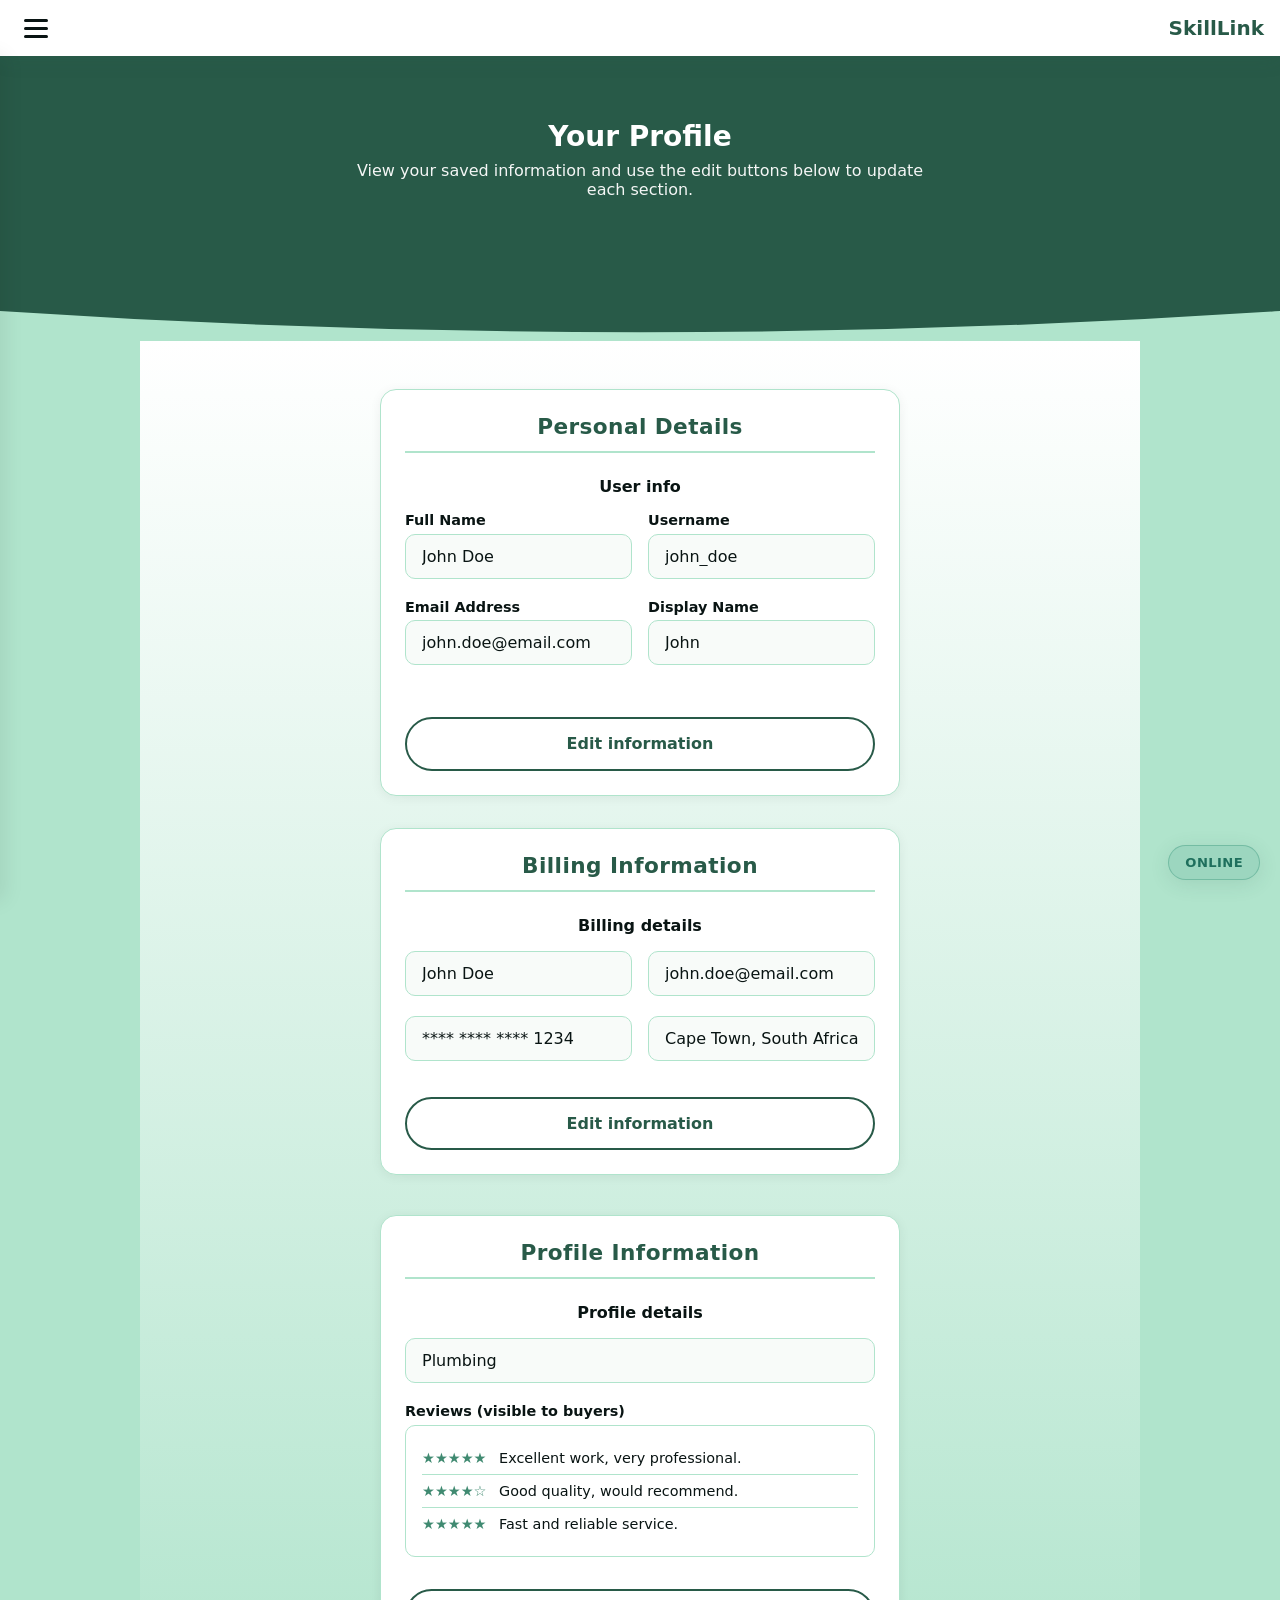
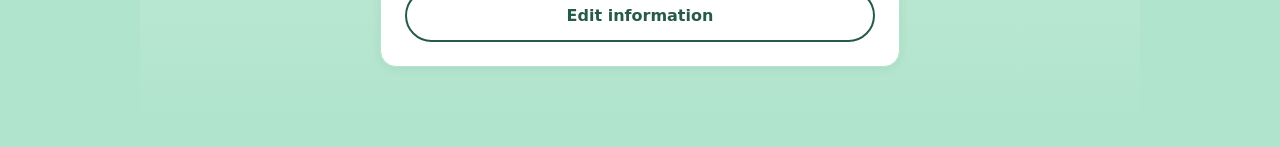
<file: profile.html>
<!DOCTYPE html>
<html lang="en">
<head>
    <meta charset="UTF-8">
    <meta name="viewport" content="width=device-width, initial-scale=1.0">
    <title>SkillLink - My Profile</title>
    <link rel="stylesheet" href="profile-creation.css">
    <link rel="stylesheet" href="app-nav.css">
</head>
<body class="profile-page">
    <nav class="nav-bar profile-nav">
        <label class="hamburger" for="menu-toggle-profile-view">
            <span></span>
            <span></span>
            <span></span>
        </label>
        <input type="checkbox" id="menu-toggle-profile-view" class="menu-toggle">
        <div class="nav-menu">
            <p class="nav-menu-user-badge nav-menu-user-badge-online">Account: Online</p>
            <a href="market.html">Home</a>
            <a href="profile.html">Profile</a>
            <a href="OrdersPage.html">Orders</a>
            <a href="ContactUs.html">Contact Us</a>
            <div class="nav-menu-footer">
                <a href="index.html">Log Out</a>
            </div>
        </div>
        <a href="index.html" class="logo">SkillLink</a>
    </nav>

    <div class="profile-curve-container">
        <div class="svg-container">
            <svg viewBox="0 0 800 400" class="profile-curve-svg" preserveAspectRatio="none">
                <path id="curve" d="M 800 300 Q 400 350 0 300 L 0 0 L 800 0 L 800 300 Z"></path>
            </svg>
        </div>
        <header class="profile-curve-header">
            <h1>Your Profile</h1>
            <p>View your saved information and use the edit buttons below to update each section.</p>
        </header>
    </div>

    <main class="profile-main">
        <div class="profile-layout">
            <div class="profile-form-column">
                <form class="profile-form" action="#" method="get">
                <div class="edit-profile-card">
                    <h2 class="profile-section-heading">Personal Details</h2>
                    <h3 class="profile-subheading">User info</h3>
                    <div class="form-row two-cols">
                        <div class="form-group">
                            <label>Full Name</label>
                            <input type="text" value="John Doe" readonly>
                        </div>
                        <div class="form-group">
                            <label>Username</label>
                            <input type="text" value="john_doe" readonly>
                        </div>
                    </div>
                    <div class="form-row two-cols">
                        <div class="form-group">
                            <label>Email Address</label>
                            <input type="text" value="john.doe@email.com" readonly>
                        </div>
                        <div class="form-group">
                            <label>Display Name</label>
                            <input type="text" value="John" readonly>
                        </div>
                    </div>
                    <div class="form-actions">
                        <a href="profile-creation.html" class="btn-secondary">Edit information</a>
                    </div>
                </div>

                <section class="profile-section profile-section-billing edit-profile-card">
                    <h2 class="profile-section-heading">Billing Information</h2>
                    <h3 class="profile-subheading">Billing details</h3>
                    <div class="form-row two-cols">
                        <div class="form-group">
                            <label for="billing-card-holder" class="visually-hidden">Card Holder</label>
                            <input type="text" id="billing-card-holder" value="John Doe" readonly aria-label="Card Holder">
                        </div>
                        <div class="form-group">
                            <label for="billing-email" class="visually-hidden">Billing Email</label>
                            <input type="text" id="billing-email" value="john.doe@email.com" readonly aria-label="Billing Email">
                        </div>
                    </div>
                    <div class="form-row two-cols">
                        <div class="form-group">
                            <label for="billing-card-number" class="visually-hidden">Card Number</label>
                            <input type="text" id="billing-card-number" value="**** **** **** 1234" readonly aria-label="Card Number">
                        </div>
                        <div class="form-group">
                            <label for="billing-address" class="visually-hidden">Billing Address</label>
                            <input type="text" id="billing-address" value="Cape Town, South Africa" readonly aria-label="Billing Address">
                        </div>
                    </div>
                    <div class="form-actions">
                        <a href="profile-creation.html" class="btn-secondary">Edit information</a>
                    </div>
                </section>

                <section class="profile-section edit-profile-card">
                    <h2 class="profile-section-heading">Profile Information</h2>
                    <h3 class="profile-subheading">Profile details</h3>
                    <div class="form-group">
                        <label for="profile-service-category" class="visually-hidden">Service Category</label>
                        <input type="text" id="profile-service-category" value="Plumbing" readonly aria-label="Service Category">
                    </div>
                    <div class="form-group">
                        <label>Reviews (visible to buyers)</label>
                        <div class="reviews-preview">
                            <div class="review-item">
                                <span class="review-stars">★★★★★</span>
                                <span class="review-text">Excellent work, very professional.</span>
                            </div>
                            <div class="review-item">
                                <span class="review-stars">★★★★☆</span>
                                <span class="review-text">Good quality, would recommend.</span>
                            </div>
                            <div class="review-item">
                                <span class="review-stars">★★★★★</span>
                                <span class="review-text">Fast and reliable service.</span>
                            </div>
                        </div>
                    </div>
                    <div class="form-actions">
                        <a href="profile-creation.html" class="btn-secondary">Edit information</a>
                    </div>
                </section>
                </form>
            </div>
        </div>
    </main>

    <div class="account-status-indicator account-status-active" role="status" aria-label="Account status: Online">
        Online
    </div>

    <script>
        (function() {
            var curve = document.getElementById("curve");
            if (!curve) return;
            var defaultCurveValue = 350;
            var curveRate = 3;
            var ticking = false;
            function scrollEvent(scrollPos) {
                if (scrollPos >= 0 && scrollPos < defaultCurveValue) {
                    var curveValue = defaultCurveValue - parseFloat(scrollPos / curveRate);
                    curve.setAttribute("d", "M 800 300 Q 400 " + curveValue + " 0 300 L 0 0 L 800 0 L 800 300 Z");
                }
            }
            window.addEventListener("scroll", function() {
                var scrollPos = window.scrollY;
                if (!ticking) {
                    window.requestAnimationFrame(function() {
                        scrollEvent(scrollPos);
                        ticking = false;
                    });
                    ticking = true;
                }
            });
        })();
    </script>
</body>
</html>
</file>
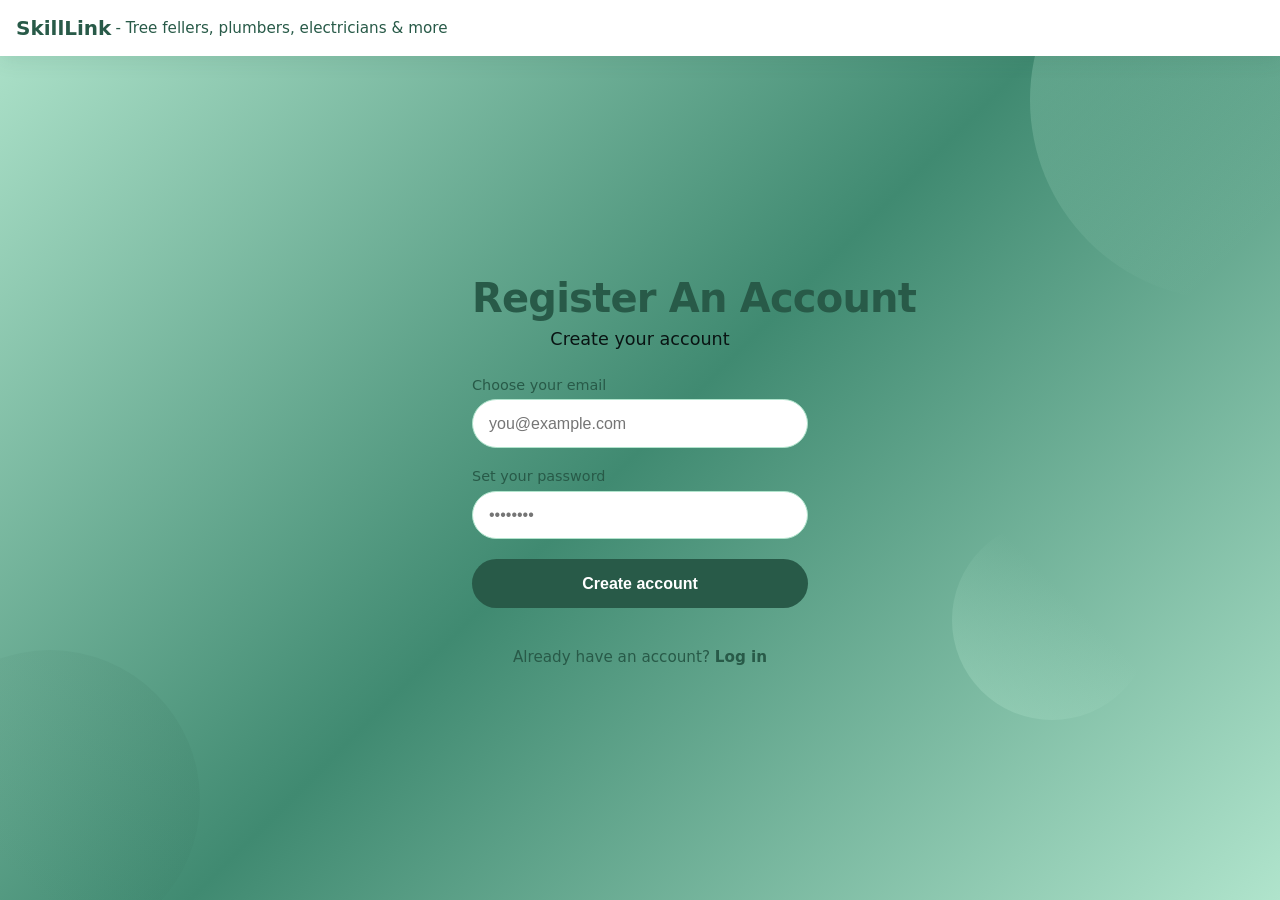
<file: register.html>
<!DOCTYPE html>
<html lang="en">
<head>
    <meta charset="UTF-8">
    <meta name="viewport" content="width=device-width, initial-scale=1.0">
    <title>SkillLink — Sign Up</title>
    <link rel="stylesheet" href="register.css">
</head>
<body class="landing-page register-page">
    <nav class="nav-bar landing-nav">
        <a href="index.html" class="logo">SkillLink</a>
        <span class="nav-tagline">Tree fellers, plumbers, electricians & more</span>
    </nav>

    <main class="landing-main">
        <div class="landing-content">
            <div class="landing-brand">
                <h1>Register An Account</h1>
                <p class="tagline">Create your account</p>
            </div>
            <form class="login-form" action="index.html" method="get">
                <div class="form-group">
                    <label for="reg-email">Choose your email</label>
                    <input type="email" id="reg-email" name="email" placeholder="you@example.com" required>
                </div>
                <div class="form-group">
                    <label for="reg-password">Set your password</label>
                    <input type="password" id="reg-password" name="password" placeholder="••••••••" required>
                </div>
                <button type="submit" class="btn-primary">Create account</button>
                <p class="form-footer">
                    Already have an account? <a href="index.html">Log in</a>
                </p>
            </form>
        </div>
        <div class="landing-shapes">
            <div class="shape shape-1"></div>
            <div class="shape shape-2"></div>
            <div class="shape shape-3"></div>
        </div>
    </main>
</body>
</html>
</file>
<file: ITECA.css>
:root {
    --color-bg: #B0E4CC;
    --color-surface: #fff;
    --color-primary: #285A48;
    --color-primary-light: #408A71;
    --color-accent-soft: #B0E4CC;
    --color-text: #091413;
    --color-text-muted: #285A48;
    --color-border: #B0E4CC;
    --font-main: 'Segoe UI', system-ui, sans-serif;
    --radius-pill: 999px;
    --shadow-soft: 0 4px 20px rgba(40, 90, 72, 0.12);
}

*, *::before, *::after {
    box-sizing: border-box;
}

body {
    margin: 0;
    font-family: var(--font-main);
    background: var(--color-bg);
    color: var(--color-text);
    min-height: 100vh;
}

a {
    color: inherit;
    text-decoration: none;
}

.nav-bar {
    position: fixed;
    top: 0;
    left: 0;
    right: 0;
    height: 56px;
    background: var(--color-surface);
    box-shadow: var(--shadow-soft);
    display: flex;
    align-items: center;
    justify-content: space-between;
    padding: 0 1rem;
    z-index: 100;
}

.logo {
    font-weight: 700;
    font-size: 1.25rem;
    color: var(--color-primary);
}

.landing-nav {
    justify-content: flex-start;
}

.landing-nav .nav-tagline::before {
    content: " - ";
    color: var(--color-primary);
}

.landing-nav .nav-tagline {
    color: var(--color-primary);
    font-size: 0.95rem;
    margin-left: 0.25rem;
}

.landing-page {
    background: linear-gradient(135deg, #B0E4CC 0%, #408A71 50%, #B0E4CC 100%);
}

.landing-main {
    min-height: 100vh;
    padding-top: 56px;
    display: flex;
    align-items: center;
    justify-content: center;
    position: relative;
    overflow: hidden;
}

.landing-content {
    position: relative;
    z-index: 2;
    width: 100%;
    max-width: 400px;
    padding: 2rem;
}

.landing-brand {
    text-align: center;
}

.landing-brand h1 {
    font-size: 2.5rem;
    font-weight: 800;
    color: var(--color-primary);
    margin: 0 0 0.5rem 0;
    letter-spacing: -0.02em;
}

.tagline {
    font-size: 1.1rem;
    color: var(--color-text);
    margin: 0 0 0.25rem 0;
}

.login-form {
    display: flex;
    flex-direction: column;
    gap: 1.25rem;
}

.login-form .form-group {
    display: flex;
    flex-direction: column;
    gap: 0.4rem;
}

.login-form label {
    font-size: 0.9rem;
    font-weight: 500;
    color: var(--color-text-muted);
}

.login-form input {
    padding: 0.9rem 1rem;
    border: 1px solid var(--color-border);
    border-radius: var(--radius-pill);
    background: var(--color-surface);
    font-size: 1rem;
    outline: none;
}

.login-form input:focus {
    border-color: var(--color-primary);
    box-shadow: 0 0 0 3px rgba(40, 90, 72, 0.25);
}

.btn-primary {
    padding: 0.95rem 1.5rem;
    background: var(--color-primary);
    color: white;
    border: none;
    border-radius: var(--radius-pill);
    font-size: 1rem;
    font-weight: 600;
    cursor: pointer;
}

.btn-primary:hover {
    background: var(--color-primary-light);
}

.form-footer {
    text-align: center;
    margin-top: 1.25rem;
    font-size: 0.95rem;
    color: var(--color-text-muted);
}

.form-footer a {
    color: var(--color-primary);
    font-weight: 600;
}

.form-footer a:hover {
    text-decoration: underline;
}

.landing-shapes {
    position: absolute;
    inset: 0;
    pointer-events: none;
}

.shape {
    position: absolute;
    border-radius: 50%;
    opacity: 0.4;
}

.shape-1 {
    width: 400px;
    height: 400px;
    background: linear-gradient(135deg, var(--color-accent-soft) 0%, transparent 70%);
    top: -100px;
    right: -150px;
}

.shape-2 {
    width: 300px;
    height: 300px;
    background: linear-gradient(225deg, rgba(40, 90, 72, 0.25) 0%, transparent 70%);
    bottom: -50px;
    left: -100px;
}

.shape-3 {
    width: 200px;
    height: 200px;
    background: linear-gradient(45deg, var(--color-accent-soft) 0%, transparent 60%);
    bottom: 20%;
    right: 10%;
}
</file>
<file: admin-dashboard.css>
:root {
    --color-bg: #B0E4CC;
    --color-surface: #fff;
    --color-primary: #285A48;
    --color-text: #091413;
    --color-text-muted: #285A48;
    --color-border: #B0E4CC;
    --font-main: 'Segoe UI', system-ui, sans-serif;
    --radius-sm: 6px;
    --radius-md: 10px;
    --radius-lg: 16px;
    --radius-pill: 999px;
    --shadow-soft: 0 4px 20px rgba(40, 90, 72, 0.12);
    --shadow-card: 0 2px 12px rgba(0, 0, 0, 0.06);
}

*, *::before, *::after {
    box-sizing: border-box;
}

body {
    margin: 0;
    font-family: var(--font-main);
    background: var(--color-bg);
    color: var(--color-text);
}

a {
    color: inherit;
    text-decoration: none;
}

.nav-bar {
    position: fixed;
    top: 0;
    left: 0;
    right: 0;
    height: 56px;
    background: var(--color-surface);
    box-shadow: var(--shadow-soft);
    display: flex;
    align-items: center;
    justify-content: space-between;
    padding: 0 1rem;
    z-index: 100;
    flex-wrap: wrap;
}

.logo {
    font-weight: 700;
    font-size: 1.25rem;
    color: var(--color-primary);
}

.hamburger {
    display: flex;
    flex-direction: column;
    gap: 5px;
    cursor: pointer;
    padding: 8px;
}

.hamburger span {
    width: 24px;
    height: 3px;
    background: var(--color-text);
    border-radius: 2px;
    transition: transform 0.3s, opacity 0.3s;
}

.menu-toggle {
    position: absolute;
    opacity: 0;
    pointer-events: none;
}

.menu-toggle:checked ~ .nav-menu {
    transform: translateX(0);
}

.nav-bar:has(.menu-toggle:checked) .hamburger span:nth-child(1) {
    transform: rotate(45deg) translate(5px, 6px);
}

.nav-bar:has(.menu-toggle:checked) .hamburger span:nth-child(2) {
    opacity: 0;
}

.nav-bar:has(.menu-toggle:checked) .hamburger span:nth-child(3) {
    transform: rotate(-45deg) translate(5px, -6px);
}

.nav-menu {
    position: fixed;
    top: 56px;
    left: 0;
    width: 260px;
    max-width: 85vw;
    height: calc(100vh - 56px);
    background: var(--color-surface);
    box-shadow: 4px 0 20px rgba(0, 0, 0, 0.08);
    display: flex;
    flex-direction: column;
    padding: 1.5rem;
    transform: translateX(-100%);
    transition: transform 0.3s ease;
    z-index: 99;
}

.nav-menu a {
    padding: 0.75rem 0;
    border-bottom: 1px solid var(--color-border);
    font-weight: 500;
}

.nav-menu a:hover {
    color: var(--color-primary);
}

.nav-menu-footer {
    margin-top: auto;
    padding-top: 1rem;
    border-top: 1px solid var(--color-border);
}

.nav-menu-footer a {
    border-bottom: none;
    display: block;
    padding: 0.5rem 0;
    font-size: 0.9rem;
    color: var(--color-text-muted);
}

.admin-page {
    background: var(--color-bg);
}

.admin-nav {
    justify-content: space-between;
    flex-wrap: nowrap;
}

.admin-nav .hamburger {
    margin-left: 0;
    order: 0;
}

.admin-nav .logo {
    order: 1;
}

.admin-main {
    padding-top: 72px;
    padding-bottom: 4rem;
    max-width: 1280px;
    margin: 0 auto;
    padding-left: 1.25rem;
    padding-right: 1.25rem;
}

.admin-header,
.admin-stat-card,
.admin-card {
    background: var(--color-surface);
    border: 1px solid var(--color-border);
    border-radius: var(--radius-md);
    box-shadow: var(--shadow-card);
}

.admin-header {
    border-radius: var(--radius-lg);
    padding: 1.5rem;
    margin-bottom: 1.5rem;
}

.admin-header-row {
    display: grid;
    grid-template-columns: repeat(2, minmax(0, 1fr));
    gap: 1.1rem;
    margin-bottom: 1.4rem;
}

.admin-header-row .admin-header {
    margin-bottom: 0;
    display: flex;
    flex-direction: column;
    justify-content: center;
    min-height: 140px;
}

.admin-welcome-eyebrow {
    margin: 0;
    font-size: 0.85rem;
    text-transform: uppercase;
    letter-spacing: 0.05em;
    color: var(--color-text-muted);
}

.admin-welcome-name {
    margin: 0.35rem 0 0 0;
    font-size: 1.85rem;
    line-height: 1.15;
    color: var(--color-primary);
}

.admin-welcome-meta {
    margin: 0.55rem 0 0 0;
    font-size: 0.9rem;
    color: var(--color-text-muted);
}

@media (max-width: 1024px) {
    .admin-header-row {
        grid-template-columns: 1fr;
    }
}

.admin-title {
    margin: 0;
    font-size: 1.75rem;
    line-height: 1.25;
    color: var(--color-primary);
}

.admin-subtitle {
    margin: 0.5rem 0 0 0;
    color: var(--color-text-muted);
    font-size: 1rem;
}

.admin-stats {
    display: grid;
    grid-template-columns: repeat(auto-fit, minmax(210px, 1fr));
    gap: 1.1rem;
    margin-bottom: 1.4rem;
}

.admin-stats-4 {
    grid-template-columns: repeat(4, minmax(0, 1fr));
}

@media (max-width: 1024px) {
    .admin-stats-4 {
        grid-template-columns: repeat(2, minmax(0, 1fr));
    }
}

@media (max-width: 560px) {
    .admin-stats-4 {
        grid-template-columns: 1fr;
    }
}

.admin-stat-card {
    padding: 1.25rem 1.15rem;
    display: flex;
    flex-direction: column;
    justify-content: space-between;
    min-height: 130px;
}

.admin-stat-label {
    margin: 0;
    font-size: 0.85rem;
    color: var(--color-text-muted);
    text-transform: uppercase;
    letter-spacing: 0.04em;
}

.admin-stat-value {
    margin: 0.5rem 0 0 0;
    font-size: 1.75rem;
    font-weight: 700;
    line-height: 1.15;
}

.admin-stat-meta {
    margin: 0.55rem 0 0 0;
    font-size: 0.8rem;
    color: var(--color-primary);
}

.admin-grid {
    display: grid;
    gap: 1.25rem;
}

.admin-stack {
    display: flex;
    flex-direction: column;
    gap: 1.25rem;
}

.admin-stack .admin-card {
    width: 100%;
    margin-top: 0;
}

@media (min-width: 920px) {
    .admin-grid {
        grid-template-columns: minmax(0, 1.35fr) minmax(320px, 0.85fr);
        align-items: start;
    }
}

.admin-card {
    padding: 1.3rem;
}

.admin-card + .admin-card {
    margin-top: 1.25rem;
}

.admin-stack .admin-card + .admin-card {
    margin-top: 0;
}

.admin-card-title {
    margin: 0 0 1rem 0;
    font-size: 1.1rem;
}

.admin-flash {
    margin: 0 0 1.25rem 0;
    padding: 0.85rem 1rem;
    border-radius: var(--radius-md);
    font-size: 0.95rem;
}

.admin-flash-success {
    background: rgba(123, 255, 201, 0.16);
    color: #a7ffd8;
    border: 1px solid rgba(123, 255, 201, 0.35);
}

.admin-flash-error {
    background: rgba(255, 110, 110, 0.16);
    color: #ffb3b3;
    border: 1px solid rgba(255, 110, 110, 0.35);
}

.admin-empty-cell,
.admin-empty-text {
    color: var(--color-text-muted);
    font-size: 0.9rem;
}

.admin-empty-text {
    margin: 0;
}

.admin-row-meta {
    display: block;
    margin-top: 0.2rem;
    font-size: 0.78rem;
    color: var(--color-text-muted);
}

.btn-chip-approve:hover {
    border-color: #7bffcd;
}

.btn-chip-reject:hover {
    border-color: #ff8e8e;
}

.admin-table-wrap {
    overflow-x: auto;
    border: 1px solid var(--color-border);
    border-radius: var(--radius-sm);
}

.admin-table {
    width: 100%;
    border-collapse: collapse;
    min-width: 540px;
    background: var(--color-surface);
}

.admin-table th,
.admin-table td {
    text-align: left;
    padding: 0.82rem 0.75rem;
    border-bottom: 1px solid var(--color-border);
    font-size: 0.9rem;
    vertical-align: top;
}

.admin-table th {
    color: var(--color-text-muted);
    font-size: 0.78rem;
    text-transform: uppercase;
    letter-spacing: 0.03em;
    background: rgba(40, 90, 72, 0.06);
}

.admin-table tbody tr:nth-child(even) {
    background: rgba(176, 228, 204, 0.18);
}

.badge {
    display: inline-block;
    border-radius: var(--radius-pill);
    padding: 0.2rem 0.55rem;
    font-size: 0.75rem;
    font-weight: 600;
}

.badge-warning {
    background: rgba(196, 140, 34, 0.16);
    color: #7a5b12;
}

.badge-danger {
    background: rgba(184, 74, 58, 0.14);
    color: #8e362a;
}

.badge-success {
    background: rgba(40, 138, 113, 0.14);
    color: #1f6f5d;
}

.badge-muted {
    background: rgba(9, 20, 19, 0.08);
    color: var(--color-text-muted);
}

.inline-actions {
    display: flex;
    flex-wrap: wrap;
    gap: 0.45rem;
}

.btn-chip {
    border: 1px solid var(--color-border);
    background: var(--color-surface);
    color: var(--color-text);
    border-radius: var(--radius-pill);
    font-size: 0.8rem;
    font-weight: 600;
    padding: 0.42rem 0.75rem;
    cursor: pointer;
}

.admin-list {
    list-style: none;
    margin: 0;
    padding: 0;
    display: flex;
    flex-direction: column;
    gap: 1rem;
}

.admin-list-item {
    border: 1px solid var(--color-border);
    border-radius: var(--radius-sm);
    padding: 0.95rem;
    background: rgba(176, 228, 204, 0.18);
}

.admin-list-item h4 {
    margin: 0 0 0.45rem 0;
    font-size: 0.95rem;
}

.admin-list-item p {
    margin: 0;
    color: var(--color-text-muted);
    font-size: 0.88rem;
}

@media (max-width: 640px) {
    .admin-main {
        padding-left: 0.85rem;
        padding-right: 0.85rem;
    }

    .admin-header {
        padding: 1.1rem;
    }

    .admin-title {
        font-size: 1.45rem;
    }

    .admin-subtitle {
        font-size: 0.92rem;
    }

    .admin-card {
        padding: 1rem;
    }
}

.admin-page {
    background: linear-gradient(180deg, #080616 0%, #1A1953 45%, #162E93 100%);
    color: #eef1ff;
}

.admin-page .nav-bar.admin-nav {
    background: #080616;
    box-shadow: 0 8px 24px rgba(8, 6, 22, 0.45);
}

.admin-page .admin-nav .logo {
    color: #2F2FE4;
}

.admin-page .admin-stat-meta {
    color: #eef1ff;
}

.admin-page .admin-nav .hamburger span {
    background: #2F2FE4;
}

.admin-page .nav-menu {
    background: #1A1953;
}

.admin-page .nav-menu a {
    color: #eef1ff;
    border-bottom-color: rgba(47, 47, 228, 0.28);
}

.admin-page .nav-menu-footer {
    border-top-color: rgba(47, 47, 228, 0.28);
}

.admin-page .nav-menu-footer a {
    color: #c5ccff;
}

.admin-page .admin-header,
.admin-page .admin-stat-card,
.admin-page .admin-card {
    background: #1A1953;
    border-color: rgba(47, 47, 228, 0.34);
    box-shadow: 0 10px 28px rgba(8, 6, 22, 0.35);
}

.admin-page .admin-title,
.admin-page .admin-card-title,
.admin-page .admin-stat-value,
.admin-page .admin-table td,
.admin-page .admin-list-item h4 {
    color: #eef1ff;
}

.admin-page .admin-subtitle,
.admin-page .admin-stat-label,
.admin-page .admin-list-item p,
.admin-page .admin-welcome-eyebrow,
.admin-page .admin-welcome-meta {
    color: #c5ccff;
}

.admin-page .admin-welcome-name {
    color: #eef1ff;
}

.admin-page .admin-table-wrap {
    border-color: rgba(47, 47, 228, 0.34);
}

.admin-page .admin-table {
    background: transparent;
}

.admin-page .admin-table th {
    color: #c5ccff;
    background: rgba(47, 47, 228, 0.16);
    border-bottom-color: rgba(47, 47, 228, 0.34);
}

.admin-page .admin-table td {
    border-bottom-color: rgba(47, 47, 228, 0.22);
}

.admin-page .admin-table tbody tr:nth-child(even) {
    background: rgba(22, 46, 147, 0.25);
}

.admin-page .admin-list-item {
    background: rgba(22, 46, 147, 0.25);
    border-color: rgba(47, 47, 228, 0.28);
}

.admin-page .btn-chip {
    background: rgba(8, 6, 22, 0.7);
    color: #eef1ff;
    border-color: rgba(47, 47, 228, 0.34);
}

.admin-page .btn-chip:hover {
    border-color: #2F2FE4;
    background: rgba(47, 47, 228, 0.18);
}

.admin-page .badge-warning {
    background: rgba(255, 196, 88, 0.2);
    color: #ffd28a;
}

.admin-page .badge-danger {
    background: rgba(255, 110, 110, 0.2);
    color: #ffb3b3;
}

.admin-page .badge-success {
    background: rgba(123, 255, 201, 0.2);
    color: #a7ffd8;
}

.admin-page .badge-muted {
    background: rgba(197, 204, 255, 0.16);
    color: #d7dcff;
}

.admin-page .admin-empty-cell,
.admin-page .admin-empty-text,
.admin-page .admin-row-meta {
    color: #c5ccff;
}

.admin-tabs {
    display: flex;
    flex-wrap: wrap;
    gap: 0.5rem;
    margin-bottom: 1rem;
}

.admin-tab {
    border: 1px solid rgba(47, 47, 228, 0.34);
    background: rgba(8, 6, 22, 0.7);
    color: #c5ccff;
    border-radius: var(--radius-pill);
    font-size: 0.82rem;
    font-weight: 600;
    padding: 0.5rem 0.95rem;
    cursor: pointer;
}

.admin-tab-active {
    background: rgba(47, 47, 228, 0.28);
    color: #eef1ff;
    border-color: #2F2FE4;
}

.admin-tab-intro {
    margin: 0 0 0.85rem 0;
    color: #c5ccff;
    font-size: 0.88rem;
}

.admin-tab-panel {
    display: none;
}

.admin-tab-panel-active {
    display: block;
}

.admin-user-card .admin-user-table {
    min-width: 0;
}

.admin-stack .admin-table {
    width: 100%;
}

.admin-user-row-pending {
    background: rgba(255, 196, 88, 0.08) !important;
}

.badge-promoted {
    background: rgba(47, 47, 228, 0.2);
    color: #b8bdff;
}

.admin-page .badge-promoted {
    background: rgba(47, 47, 228, 0.24);
    color: #d7dcff;
}

.btn-chip-promote:hover {
    border-color: #8e92ff;
}

.btn-chip-restrict:hover {
    border-color: #ffd28a;
}

.btn-chip-delete:hover {
    border-color: #ff8e8e;
}

.btn-chip-ignore:hover {
    border-color: #c5ccff;
}

.admin-user-search-form {
    margin-bottom: 1rem;
}

.admin-user-card .search-wrap {
    flex: 1;
    min-width: 200px;
    display: flex;
    flex-direction: column;
    gap: 0.35rem;
    max-width: 520px;
}

.admin-user-card .search-label {
    font-size: 0.8rem;
    font-weight: 600;
    color: #c5ccff;
}

.admin-user-card .search-field {
    display: flex;
    gap: 0.5rem;
    align-items: stretch;
}

.admin-user-card .search-input {
    flex: 1;
    min-width: 0;
    padding: 0.65rem 1rem;
    border: 1px solid rgba(47, 47, 228, 0.34);
    border-radius: var(--radius-sm);
    font-size: 0.95rem;
    font-family: var(--font-main);
    background: rgba(8, 6, 22, 0.7);
    color: #eef1ff;
}

.admin-user-card .search-input::placeholder {
    color: #c5ccff;
}

.admin-user-card .btn-search {
    flex-shrink: 0;
    padding: 0.65rem 1.1rem;
    border: none;
    border-radius: var(--radius-sm);
    background: #2F2FE4;
    color: #fff;
    font-size: 0.9rem;
    font-weight: 600;
    font-family: var(--font-main);
    cursor: pointer;
    transition: background 0.2s;
}

.admin-user-card .btn-search:hover {
    background: #4a4af0;
}
</file>
<file: app-nav.css>
.nav-bar .hamburger {
    position: relative;
    z-index: 102;
}

.nav-bar .nav-menu {
    z-index: 101;
}

.nav-bar .menu-toggle {
    position: absolute;
    width: 1px;
    height: 1px;
    margin: -1px;
    padding: 0;
    border: 0;
    clip: rect(0, 0, 0, 0);
    overflow: hidden;
}

.nav-menu-admin-badge {
    margin: 0 0 0.85rem 0;
    padding: 0.5rem 0.75rem;
    border-radius: 6px;
    font-size: 0.78rem;
    font-weight: 700;
    letter-spacing: 0.04em;
    text-transform: uppercase;
    background: rgba(40, 90, 72, 0.12);
    color: #285A48;
    border: 1px solid rgba(40, 90, 72, 0.2);
}
 
.nav-menu-role {
    display: block;
    margin-bottom: 0.5rem;
    font-size: 0.82rem;
    font-weight: 600;
    color: #285A48;
}

.admin-page .nav-menu-admin-badge {
    background: rgba(47, 47, 228, 0.22);
    color: #eef1ff;
    border-color: rgba(47, 47, 228, 0.45);
}

.admin-page .nav-menu-role {
    color: #c5ccff;
}

.nav-menu-user-badge {
    margin: 0 0 0.85rem 0;
    padding: 0.5rem 0.75rem;
    border-radius: 6px;
    font-size: 0.78rem;
    font-weight: 700;
    letter-spacing: 0.04em;
    text-transform: uppercase;
    border: 1px solid transparent;
}

.nav-menu-user-badge-online {
    background: rgba(40, 138, 113, 0.12);
    color: #1f6f5d;
    border-color: rgba(40, 138, 113, 0.28);
}

.nav-menu-user-badge-promoted {
    background: rgba(47, 47, 228, 0.12);
    color: #1f2a9e;
    border-color: rgba(47, 47, 228, 0.28);
}

.nav-menu-user-badge-restricted {
    background: rgba(196, 140, 34, 0.14);
    color: #7a5b12;
    border-color: rgba(196, 140, 34, 0.28);
}

.nav-menu-user-badge-deleted {
    background: rgba(184, 74, 58, 0.12);
    color: #8e362a;
    border-color: rgba(184, 74, 58, 0.28);
}
</file>
<file: ContactUs.css>
:root {
    --color-bg: #B0E4CC;
    --color-surface: #fff;
    --color-primary: #285A48;
    --color-primary-light: #408A71;
    --color-text: #091413;
    --color-text-muted: #285A48;
    --color-border: #B0E4CC;
    --font-main: 'Segoe UI', system-ui, sans-serif;
    --radius-sm: 6px;
    --radius-md: 10px;
    --radius-lg: 16px;
    --shadow-soft: 0 4px 20px rgba(40, 90, 72, 0.12);
    --shadow-card: 0 2px 12px rgba(0, 0, 0, 0.06);
}

*, *::before, *::after {
    box-sizing: border-box;
}

body {
    margin: 0;
    font-family: var(--font-main);
    background: var(--color-bg);
    color: var(--color-text);
}

a {
    color: inherit;
    text-decoration: none;
}

.nav-bar {
    position: fixed;
    top: 0;
    left: 0;
    right: 0;
    height: 56px;
    background: var(--color-surface);
    box-shadow: var(--shadow-soft);
    display: flex;
    align-items: center;
    justify-content: space-between;
    padding: 0 1rem;
    z-index: 100;
    flex-wrap: wrap;
}

.logo {
    font-weight: 700;
    font-size: 1.25rem;
    color: var(--color-primary);
}

.hamburger {
    display: flex;
    flex-direction: column;
    gap: 5px;
    cursor: pointer;
    padding: 8px;
}

.hamburger span {
    width: 24px;
    height: 3px;
    background: var(--color-text);
    border-radius: 2px;
    transition: transform 0.3s, opacity 0.3s;
}

.menu-toggle {
    position: absolute;
    opacity: 0;
    pointer-events: none;
}

.menu-toggle:checked ~ .nav-menu {
    transform: translateX(0);
}

.nav-bar:has(.menu-toggle:checked) .hamburger span:nth-child(1) {
    transform: rotate(45deg) translate(5px, 6px);
}

.nav-bar:has(.menu-toggle:checked) .hamburger span:nth-child(2) {
    opacity: 0;
}

.nav-bar:has(.menu-toggle:checked) .hamburger span:nth-child(3) {
    transform: rotate(-45deg) translate(5px, -6px);
}

.nav-menu {
    position: fixed;
    top: 56px;
    left: 0;
    width: 260px;
    max-width: 85vw;
    height: calc(100vh - 56px);
    background: var(--color-surface);
    box-shadow: 4px 0 20px rgba(0, 0, 0, 0.08);
    display: flex;
    flex-direction: column;
    padding: 1.5rem;
    transform: translateX(-100%);
    transition: transform 0.3s ease;
    z-index: 99;
}

.nav-menu a {
    padding: 0.75rem 0;
    border-bottom: 1px solid var(--color-border);
    font-weight: 500;
}

.nav-menu-footer {
    margin-top: auto;
    padding-top: 1rem;
    border-top: 1px solid var(--color-border);
}

.nav-menu-footer a {
    border-bottom: none;
    display: block;
    padding: 0.5rem 0;
    font-size: 0.9rem;
    color: var(--color-text-muted);
}

.market-nav {
    justify-content: space-between;
}

.market-nav .hamburger {
    margin-left: 0;
    order: 0;
}

.market-nav .logo {
    order: 1;
}

.contact-page {
    background: var(--color-bg);
}

.contact-main {
    padding-top: 72px;
    padding-bottom: 3rem;
    max-width: 1100px;
    margin: 0 auto;
    padding-left: 1rem;
    padding-right: 1rem;
}

.contact-grid {
    display: grid;
    gap: 2rem;
}

.contact-info {
    display: flex;
    flex-direction: column;
    gap: 1.5rem;
}

.contact-title {
    font-size: 2rem;
    font-weight: 700;
    color: var(--color-text);
    margin: 0 0 0.25rem 0;
}

.contact-intro {
    font-size: 1rem;
    color: var(--color-text-muted);
    margin: 0;
    line-height: 1.5;
}

.contact-direct {
    display: flex;
    flex-wrap: wrap;
    gap: 1rem;
    align-items: center;
}

.contact-link {
    color: var(--color-primary);
    font-weight: 500;
    text-decoration: underline;
}

.contact-link:hover {
    color: var(--color-primary-light);
}

.contact-phone {
    color: var(--color-text);
    font-weight: 500;
}

.contact-sections {
    display: grid;
    gap: 1.5rem;
}

.contact-block h3 {
    font-size: 1rem;
    font-weight: 600;
    color: var(--color-text);
    margin: 0 0 0.5rem 0;
}

.contact-block p {
    font-size: 0.95rem;
    color: var(--color-text-muted);
    margin: 0;
    line-height: 1.5;
}

.contact-form-card {
    background: var(--color-surface);
    border-radius: var(--radius-lg);
    box-shadow: var(--shadow-card);
    padding: 2rem;
    border: 1px solid var(--color-border);
}

.contact-form-card .form-title {
    font-size: 1.5rem;
    font-weight: 700;
    color: var(--color-text);
    margin: 0 0 0.25rem 0;
}

.contact-form-card .form-subtitle {
    font-size: 0.95rem;
    color: var(--color-text-muted);
    margin: 0 0 1.5rem 0;
}

.contact-form {
    display: flex;
    flex-direction: column;
    gap: 1rem;
}

.contact-form .form-row.names {
    display: grid;
    grid-template-columns: 1fr 1fr;
    gap: 1rem;
}

.contact-form input,
.contact-form textarea,
.contact-form select {
    width: 100%;
    padding: 0.75rem 1rem;
    border: 1px solid var(--color-border);
    border-radius: var(--radius-sm);
    background: var(--color-surface);
    font-size: 1rem;
    font-family: var(--font-main);
    color: var(--color-text);
}

.contact-form input::placeholder,
.contact-form textarea::placeholder {
    color: var(--color-text-muted);
}

.contact-form input:focus,
.contact-form textarea:focus,
.contact-form select:focus {
    outline: none;
    border-color: var(--color-primary);
    box-shadow: 0 0 0 2px rgba(40, 90, 72, 0.2);
}

.input-icon-wrap {
    position: relative;
    display: block;
}

.input-icon-wrap .input-icon {
    position: absolute;
    left: 1rem;
    top: 50%;
    transform: translateY(-50%);
    color: var(--color-text-muted);
    pointer-events: none;
}

.input-icon-wrap input {
    padding-left: 2.75rem;
}

.phone-row {
    display: flex;
    gap: 0.5rem;
}

.phone-country select {
    width: auto;
    min-width: 80px;
    padding: 0.75rem 0.5rem;
    cursor: pointer;
}

.phone-input {
    flex: 1;
    min-width: 0;
}

.contact-form .form-group {
    position: relative;
}

.contact-form textarea {
    resize: vertical;
    min-height: 100px;
}

.char-count {
    position: absolute;
    bottom: 0.5rem;
    right: 0.75rem;
    font-size: 0.8rem;
    color: var(--color-text-muted);
}

.btn-contact-submit {
    width: 100%;
    padding: 0.9rem 1.5rem;
    background: transparent;
    color: var(--color-primary);
    border: 2px solid var(--color-primary);
    border-radius: var(--radius-md);
    font-size: 1rem;
    font-weight: 600;
    cursor: pointer;
    transition: background 0.2s, color 0.2s, border-color 0.2s;
}

.btn-contact-submit:hover {
    background: var(--color-primary-light);
    border-color: var(--color-primary-light);
    color: white;
}

.form-disclaimer {
    font-size: 0.8rem;
    color: var(--color-text-muted);
    margin: 1rem 0 0 0;
    line-height: 1.4;
}

.form-disclaimer a {
    color: var(--color-primary);
    text-decoration: underline;
}

.visually-hidden {
    position: absolute;
    width: 1px;
    height: 1px;
    padding: 0;
    margin: -1px;
    overflow: hidden;
    clip: rect(0, 0, 0, 0);
    white-space: nowrap;
    border: 0;
}

@media (min-width: 768px) {
    .contact-grid {
        grid-template-columns: 1fr 1fr;
        align-items: start;
        gap: 2.5rem;
    }

    .contact-form-card {
        padding: 2.5rem;
    }
}
</file>
<file: listing-form.css>
:root {
    --color-bg: #B0E4CC;
    --color-surface: #fff;
    --color-primary: #285A48;
    --color-primary-light: #408A71;
    --color-text: #091413;
    --color-text-muted: #285A48;
    --color-border: #B0E4CC;
    --font-main: 'Segoe UI', system-ui, sans-serif;
    --radius-sm: 6px;
    --radius-md: 10px;
    --radius-lg: 16px;
    --radius-pill: 999px;
    --shadow-soft: 0 4px 20px rgba(40, 90, 72, 0.12);
    --shadow-card: 0 2px 12px rgba(0, 0, 0, 0.06);
}

*, *::before, *::after {
    box-sizing: border-box;
}

body {
    margin: 0;
    font-family: var(--font-main);
    background: var(--color-bg);
    color: var(--color-text);
    min-height: 100vh;
}

a {
    color: inherit;
    text-decoration: none;
}

.nav-bar {
    position: fixed;
    top: 0;
    left: 0;
    right: 0;
    height: 56px;
    background: var(--color-surface);
    box-shadow: var(--shadow-soft);
    display: flex;
    align-items: center;
    justify-content: space-between;
    padding: 0 1rem;
    z-index: 100;
}

.logo {
    font-weight: 700;
    font-size: 1.25rem;
    color: var(--color-primary);
}

.hamburger {
    display: flex;
    flex-direction: column;
    gap: 5px;
    cursor: pointer;
    padding: 8px;
}

.hamburger span {
    width: 24px;
    height: 3px;
    background: var(--color-text);
    border-radius: 2px;
}

.menu-toggle {
    position: absolute;
    opacity: 0;
    pointer-events: none;
}

.menu-toggle:checked ~ .nav-menu {
    transform: translateX(0);
}

.nav-bar:has(.menu-toggle:checked) .hamburger span:nth-child(1) {
    transform: rotate(45deg) translate(5px, 6px);
}

.nav-bar:has(.menu-toggle:checked) .hamburger span:nth-child(2) {
    opacity: 0;
}

.nav-bar:has(.menu-toggle:checked) .hamburger span:nth-child(3) {
    transform: rotate(-45deg) translate(5px, -5px);
}

.nav-menu {
    position: fixed;
    top: 56px;
    left: 0;
    width: 260px;
    max-width: 85vw;
    height: calc(100vh - 56px);
    background: var(--color-surface);
    box-shadow: 4px 0 20px rgba(0, 0, 0, 0.08);
    display: flex;
    flex-direction: column;
    padding: 1.5rem;
    transform: translateX(-100%);
    transition: transform 0.3s ease;
    z-index: 99;
}

.nav-menu a {
    padding: 0.75rem 0;
    border-bottom: 1px solid var(--color-border);
    font-weight: 500;
}

.nav-menu-footer {
    margin-top: auto;
    padding-top: 1rem;
    border-top: 1px solid var(--color-border);
}

.listing-form-main {
    padding: 72px 1rem 3rem;
    max-width: 720px;
    margin: 0 auto;
}

.listing-form-header {
    margin-bottom: 1.5rem;
    text-align: center;
}

.listing-form-header h1 {
    margin: 0 0 0.5rem 0;
    color: var(--color-primary);
    font-size: 1.75rem;
}

.listing-form-header p {
    margin: 0;
    color: var(--color-text-muted);
}

.listing-form-card,
.edit-listing-card {
    background: var(--color-surface);
    border: 1px solid var(--color-border);
    border-radius: var(--radius-lg);
    box-shadow: var(--shadow-card);
    padding: 1.5rem;
    margin-bottom: 1.5rem;
}

.listing-form-card h2,
.edit-listing-card h2 {
    margin: 0 0 1rem 0;
    font-size: 1.2rem;
    color: var(--color-primary);
    text-align: center;
    padding-bottom: 0.75rem;
    border-bottom: 2px solid var(--color-border);
}

.form-group {
    margin-bottom: 1.1rem;
}

.form-group label {
    display: block;
    font-weight: 600;
    margin-bottom: 0.35rem;
    font-size: 0.9rem;
}

.form-group input,
.form-group select,
.form-group textarea {
    width: 100%;
    padding: 0.75rem 1rem;
    border: 1px solid var(--color-border);
    border-radius: var(--radius-md);
    background: var(--color-surface);
    font-size: 1rem;
    font-family: var(--font-main);
}

.form-group textarea {
    min-height: 120px;
    resize: vertical;
}

.form-row.two-cols {
    display: grid;
    grid-template-columns: 1fr;
    gap: 1rem;
}

@media (min-width: 560px) {
    .form-row.two-cols {
        grid-template-columns: 1fr 1fr;
    }
}

.form-hint {
    margin: 0.35rem 0 0 0;
    font-size: 0.85rem;
    color: var(--color-text-muted);
}

.form-error,
.form-success {
    margin-bottom: 1rem;
    padding: 0.75rem 1rem;
    border-radius: var(--radius-md);
    font-size: 0.95rem;
}

.form-error {
    background: #fdecea;
    color: #b00020;
    border: 1px solid #f5c2c0;
}

.form-success {
    background: #e8f6ee;
    color: #0a7f34;
    border: 1px solid #b8e0c8;
}

.form-actions {
    margin-top: 1.5rem;
}

.btn-primary,
.btn-secondary {
    display: inline-block;
    width: 100%;
    text-align: center;
    padding: 0.85rem 1.25rem;
    border-radius: var(--radius-pill);
    font-size: 1rem;
    font-weight: 600;
    cursor: pointer;
    border: none;
    font-family: var(--font-main);
    transition: background 0.2s, color 0.2s, border-color 0.2s;
}

.btn-primary {
    background: var(--color-primary);
    color: #fff;
}

.btn-primary:hover {
    background: var(--color-primary-light);
}

.btn-secondary {
    background: transparent;
    color: var(--color-primary);
    border: 2px solid var(--color-primary);
}

.btn-secondary:hover {
    background: rgba(40, 90, 72, 0.08);
}

.edit-listing-meta {
    display: flex;
    justify-content: space-between;
    gap: 0.75rem;
    flex-wrap: wrap;
    margin-bottom: 1rem;
    font-size: 0.85rem;
    color: var(--color-text-muted);
}

.edit-listing-status {
    font-weight: 600;
    color: var(--color-primary);
}

.empty-listings-message {
    text-align: center;
    color: var(--color-text-muted);
    margin: 0;
}

.back-link-wrap {
    margin-top: 1rem;
    text-align: center;
}

.photo-dropzone {
    border: 2px dashed var(--color-border);
    border-radius: var(--radius-lg);
    padding: 1rem 1.25rem;
    text-align: center;
    cursor: pointer;
    transition: border-color 0.2s, background 0.2s;
}

.photo-dropzone:hover {
    border-color: var(--color-primary);
    background: rgba(40, 90, 72, 0.06);
}

.photo-dropzone input {
    display: none;
}

.photo-placeholder {
    margin: 0.35rem 0 0 0;
    color: var(--color-text-muted);
    font-size: 0.9rem;
}

.photo-optional-label {
    font-weight: 400;
    color: var(--color-text-muted);
}

.photo-filename {
    margin: 0;
    font-size: 1rem;
    font-weight: 600;
    color: var(--color-primary);
    word-break: break-all;
}

.listing-upload-hint {
    margin: 0.5rem 0 0 0;
    font-size: 0.85rem;
    color: var(--color-text-muted);
}

.listing-thumbnail-preview-wrap {
    position: relative;
    width: 100%;
    max-width: 280px;
    aspect-ratio: 4 / 3;
    overflow: hidden;
    border-radius: var(--radius-md);
    border: 1px solid var(--color-border);
    margin-bottom: 0.75rem;
    background: #e8f6ee;
}

.listing-thumbnail-preview {
    position: absolute;
    inset: 0;
    width: 100%;
    height: 100%;
    object-fit: cover;
    object-position: center;
    display: block;
}
</file>
<file: market.css>
:root {
    --color-bg: #B0E4CC;
    --color-surface: #fff;
    --color-primary: #285A48;
    --color-accent: #408A71;
    --color-text: #091413;
    --color-text-muted: #285A48;
    --color-border: #B0E4CC;
    --font-main: 'Segoe UI', system-ui, sans-serif;
    --radius-sm: 6px;
    --radius-md: 10px;
    --radius-pill: 999px;
    --shadow-soft: 0 4px 20px rgba(40, 90, 72, 0.12);
    --shadow-card: 0 2px 12px rgba(0, 0, 0, 0.06);
}

*, *::before, *::after {
    box-sizing: border-box;
}

body {
    margin: 0;
    font-family: var(--font-main);
    background: var(--color-bg);
    color: var(--color-text);
}

a {
    color: inherit;
    text-decoration: none;
}

.nav-bar {
    position: fixed;
    top: 0;
    left: 0;
    right: 0;
    height: 56px;
    background: var(--color-surface);
    box-shadow: var(--shadow-soft);
    display: flex;
    align-items: center;
    justify-content: space-between;
    padding: 0 1rem;
    z-index: 100;
    flex-wrap: wrap;
}

.logo {
    font-weight: 700;
    font-size: 1.25rem;
    color: var(--color-primary);
}

.hamburger {
    display: flex;
    flex-direction: column;
    gap: 5px;
    cursor: pointer;
    padding: 8px;
    order: 2;
}

.hamburger span {
    width: 24px;
    height: 3px;
    background: var(--color-text);
    border-radius: 2px;
    transition: transform 0.3s, opacity 0.3s;
}

.menu-toggle {
    position: absolute;
    opacity: 0;
    pointer-events: none;
}

.menu-toggle:checked ~ .nav-menu {
    transform: translateX(0);
}

.nav-bar:has(.menu-toggle:checked) .hamburger span:nth-child(1) {
    transform: rotate(45deg) translate(5px, 6px);
}

.nav-bar:has(.menu-toggle:checked) .hamburger span:nth-child(2) {
    opacity: 0;
}

.nav-bar:has(.menu-toggle:checked) .hamburger span:nth-child(3) {
    transform: rotate(-45deg) translate(5px, -6px);
}

.nav-menu {
    position: fixed;
    top: 56px;
    left: 0;
    width: 260px;
    max-width: 85vw;
    height: calc(100vh - 56px);
    background: var(--color-surface);
    box-shadow: 4px 0 20px rgba(0, 0, 0, 0.08);
    display: flex;
    flex-direction: column;
    padding: 1.5rem;
    transform: translateX(-100%);
    transition: transform 0.3s ease;
    z-index: 99;
}

.nav-menu a {
    padding: 0.75rem 0;
    border-bottom: 1px solid var(--color-border);
    font-weight: 500;
}

.nav-menu a:hover {
    color: var(--color-primary);
}

.nav-menu-footer {
    margin-top: auto;
    padding-top: 1rem;
    border-top: 1px solid var(--color-border);
}

.nav-menu-footer a {
    border-bottom: none;
    display: block;
    padding: 0.5rem 0;
    font-size: 0.9rem;
    color: var(--color-text-muted);
}

.nav-bar .hamburger {
    margin-left: auto;
}

.market-nav {
    justify-content: space-between;
}

.market-nav .hamburger {
    margin-left: 0;
    order: 0;
}

.market-nav .logo {
    order: 1;
}

.market-page {
    background: var(--color-bg);
}

.market-main {
    padding-top: 72px;
    padding-bottom: 3rem;
    max-width: 1280px;
    margin: 0 auto;
    padding-left: 1rem;
    padding-right: 1rem;
}

.market-success {
    margin: 0 0 1rem 0;
    padding: 0.75rem 1rem;
    background: #e8f6ee;
    color: #0a7f34;
    border: 1px solid #b8e0c8;
    border-radius: var(--radius-md);
    font-size: 0.95rem;
}

.market-layout {
    display: grid;
    grid-template-columns: 1fr;
    gap: 1.25rem;
}

@media (min-width: 900px) {
    .market-layout {
        grid-template-columns: 260px 1fr;
        align-items: start;
    }

    .market-layout.market-layout--no-sidebar {
        grid-template-columns: 1fr;
    }

    .market-sidebar {
        position: sticky;
        top: 72px;
    }
}

.market-sidebar {
    display: flex;
    flex-direction: column;
    gap: 1rem;
    min-width: 0;
}

.market-layout--no-sidebar .market-content {
    grid-column: 1 / -1;
    width: 100%;
    max-width: 100%;
}

.market-content {
    min-width: 0;
}

.btn-add-listing,
.btn-edit-listings {
    display: block;
    width: 100%;
    text-align: center;
    padding: 0.8rem 1rem;
    border-radius: var(--radius-pill);
    font-size: 0.95rem;
    font-weight: 600;
    transition: background 0.2s, color 0.2s, border-color 0.2s;
}

.btn-add-listing {
    background: var(--color-primary);
    color: #fff;
}

.btn-add-listing:hover {
    background: var(--color-accent);
    color: #fff;
}

.btn-edit-listings {
    background: transparent;
    color: var(--color-primary);
    border: 2px solid var(--color-primary);
}

.btn-edit-listings:hover {
    background: rgba(40, 90, 72, 0.08);
}

.my-listings-panel {
    background: var(--color-surface);
    border: 1px solid var(--color-border);
    border-radius: var(--radius-md);
    box-shadow: var(--shadow-card);
    padding: 1rem;
}

.my-listings-title {
    margin: 0 0 0.75rem 0;
    font-size: 1rem;
    color: var(--color-primary);
    text-align: center;
}

.my-listings-empty {
    margin: 0;
    font-size: 0.9rem;
    color: var(--color-text-muted);
    text-align: center;
}

.my-listings-list {
    list-style: none;
    margin: 0;
    padding: 0;
    max-height: 360px;
    overflow-y: auto;
}

.my-listing-item {
    display: flex;
    align-items: flex-start;
    gap: 0.65rem;
    padding: 0.65rem 0;
    border-bottom: 1px solid var(--color-border);
}

.my-listing-item:last-child {
    border-bottom: none;
}

.my-listing-emoji {
    font-size: 1.25rem;
    line-height: 1.2;
    flex-shrink: 0;
}

.my-listing-copy {
    min-width: 0;
}

.my-listing-name {
    margin: 0;
    font-size: 0.9rem;
    font-weight: 600;
    line-height: 1.3;
    word-break: break-word;
}

.my-listing-meta {
    margin: 0.2rem 0 0 0;
    font-size: 0.8rem;
    color: var(--color-text-muted);
}

.market-toolbar {
    display: flex;
    flex-wrap: wrap;
    align-items: flex-end;
    gap: 1rem;
    margin-bottom: 1.5rem;
    padding: 1rem;
    background: var(--color-surface);
    border-radius: var(--radius-md);
    box-shadow: var(--shadow-card);
}

.toolbar-left {
    display: flex;
    flex-wrap: wrap;
    gap: 1rem;
}

.sort-dropdown,
.filter-dropdown {
    display: flex;
    flex-direction: column;
    gap: 0.35rem;
}

.sort-dropdown label,
.filter-dropdown label {
    font-size: 0.8rem;
    font-weight: 600;
    color: var(--color-text-muted);
}

.dropdown-wrapper {
    position: relative;
}

.dropdown-trigger {
    display: flex;
    align-items: center;
    justify-content: space-between;
    gap: 8px;
    min-width: 160px;
    padding: 0.6rem 0.75rem;
    background: var(--color-surface);
    border: 1px solid var(--color-border);
    border-radius: var(--radius-md);
    color: var(--color-text);
    font-size: 0.95rem;
    font-family: var(--font-main);
    cursor: pointer;
}

.dropdown-trigger .dropdown-trigger-text {
    flex: 1;
    text-align: left;
}

.dropdown-trigger .chevron-icon {
    flex-shrink: 0;
    transition: transform 0.25s ease;
}

.dropdown-wrapper.active .dropdown-trigger .chevron-icon {
    transform: rotate(180deg);
}

.dropdown-menu {
    position: absolute;
    top: calc(100% + 6px);
    left: 0;
    right: 0;
    background: var(--color-surface);
    border: 1px solid var(--color-border);
    border-radius: var(--radius-md);
    padding: 6px;
    opacity: 0;
    visibility: hidden;
    transform: translateY(-8px);
    transition: opacity 0.2s ease, transform 0.2s ease, visibility 0.2s;
    box-shadow: var(--shadow-soft);
    z-index: 10;
}

.dropdown-wrapper.active .dropdown-menu {
    opacity: 1;
    visibility: visible;
    transform: translateY(0);
}

.dropdown-item {
    display: flex;
    align-items: center;
    padding: 10px 14px;
    color: var(--color-text);
    border-radius: var(--radius-sm);
    cursor: pointer;
    transition: background 0.15s, color 0.15s;
}

.dropdown-item:hover {
    background: rgba(40, 90, 72, 0.12);
    color: var(--color-primary);
}

.search-wrap {
    flex: 1;
    min-width: 200px;
    display: flex;
    flex-direction: column;
    gap: 0.35rem;
}

.search-label {
    font-size: 0.8rem;
    font-weight: 600;
    color: var(--color-text-muted);
}

.search-field {
    display: flex;
    gap: 0.5rem;
    align-items: stretch;
}

.search-input {
    flex: 1;
    min-width: 0;
    padding: 0.65rem 1rem;
    border: 1px solid var(--color-border);
    border-radius: var(--radius-sm);
    font-size: 0.95rem;
    font-family: var(--font-main);
}

.btn-search {
    flex-shrink: 0;
    padding: 0.65rem 1.1rem;
    border: none;
    border-radius: var(--radius-sm);
    background: var(--color-primary);
    color: #fff;
    font-size: 0.9rem;
    font-weight: 600;
    font-family: var(--font-main);
    cursor: pointer;
    transition: background 0.2s;
}

.btn-search:hover {
    background: var(--color-accent);
}

.search-input::placeholder {
    color: var(--color-text-muted);
}

.listings {
    display: grid;
    grid-template-columns: repeat(auto-fill, minmax(240px, 1fr));
    gap: 1.25rem;
}

.listing-card {
    background: var(--color-surface);
    border-radius: var(--radius-md);
    box-shadow: var(--shadow-card);
    overflow: hidden;
    display: flex;
    flex-direction: column;
    transition: box-shadow 0.2s, transform 0.2s;
}

.listing-card:hover {
    box-shadow: 0 4px 20px rgba(0, 0, 0, 0.1);
    transform: translateY(-2px);
}

.listing-image {
    position: relative;
    width: 100%;
    aspect-ratio: 4 / 3;
    flex-shrink: 0;
    background: linear-gradient(135deg, #B0E4CC 0%, #408A71 100%);
    overflow: hidden;
}

.listing-image:not(.has-photo) {
    display: flex;
    align-items: center;
    justify-content: center;
    font-size: 2.5rem;
}

.listing-image.has-photo {
    display: block;
    background: #e8f6ee;
}

.listing-image img {
    position: absolute;
    inset: 0;
    width: 100%;
    height: 100%;
    object-fit: cover;
    object-position: center;
    display: block;
}

.listing-body {
    padding: 1rem;
    display: flex;
    flex-direction: column;
    gap: 0.35rem;
}

.listing-body h3 {
    margin: 0;
    font-size: 1rem;
    font-weight: 600;
}

.listing-category {
    font-size: 0.85rem;
    color: var(--color-primary);
    margin: 0;
}

.listing-location {
    font-size: 0.85rem;
    color: var(--color-text-muted);
    margin: 0;
}

.listing-rating {
    font-size: 0.85rem;
    color: var(--color-accent);
}

.listing-price {
    font-size: 0.95rem;
    font-weight: 600;
    color: var(--color-text);
    margin-top: 0.25rem;
}

.load-more-wrap {
    text-align: center;
    margin-top: 2rem;
}

.btn-load-more {
    padding: 0.75rem 2rem;
    background: transparent;
    border: 2px solid var(--color-primary);
    color: var(--color-primary);
    border-radius: var(--radius-pill);
    font-size: 0.95rem;
    font-weight: 600;
    cursor: pointer;
    transition: background 0.2s, color 0.2s;
}

.btn-load-more:hover {
    background: var(--color-primary);
    color: white;
}
</file>
<file: profile-creation.css>
:root {
    --color-bg: #B0E4CC;
    --color-surface: #fff;
    --color-primary: #285A48;
    --color-primary-light: #408A71;
    --color-accent: #408A71;
    --color-text: #091413;
    --color-text-muted: #285A48;
    --color-border: #B0E4CC;
    --font-main: 'Segoe UI', system-ui, sans-serif;
    --radius-sm: 6px;
    --radius-md: 10px;
    --radius-lg: 16px;
    --radius-pill: 999px;
    --shadow-soft: 0 4px 20px rgba(40, 90, 72, 0.12);
    --shadow-card: 0 2px 12px rgba(0, 0, 0, 0.06);
}

*, *::before, *::after {
    box-sizing: border-box;
}

body {
    margin: 0;
    font-family: var(--font-main);
    background: var(--color-bg);
    color: var(--color-text);
    min-height: 100vh;
}

a {
    color: inherit;
    text-decoration: none;
}

.nav-bar {
    position: fixed;
    top: 0;
    left: 0;
    right: 0;
    height: 56px;
    background: var(--color-surface);
    box-shadow: var(--shadow-soft);
    display: flex;
    align-items: center;
    justify-content: space-between;
    padding: 0 1rem;
    z-index: 100;
    flex-wrap: wrap;
}

.logo {
    font-weight: 700;
    font-size: 1.25rem;
    color: var(--color-primary);
}

.hamburger {
    display: flex;
    flex-direction: column;
    gap: 5px;
    cursor: pointer;
    padding: 8px;
}

.hamburger span {
    width: 24px;
    height: 3px;
    background: var(--color-text);
    border-radius: 2px;
    transition: transform 0.3s, opacity 0.3s;
}

.menu-toggle {
    position: absolute;
    opacity: 0;
    pointer-events: none;
}

.menu-toggle:checked ~ .nav-menu {
    transform: translateX(0);
}

.nav-bar:has(.menu-toggle:checked) .hamburger span:nth-child(1) {
    transform: rotate(45deg) translate(5px, 6px);
}

.nav-bar:has(.menu-toggle:checked) .hamburger span:nth-child(2) {
    opacity: 0;
}

.nav-bar:has(.menu-toggle:checked) .hamburger span:nth-child(3) {
    transform: rotate(-45deg) translate(5px, -6px);
}

.nav-menu {
    position: fixed;
    top: 56px;
    left: 0;
    width: 260px;
    max-width: 85vw;
    height: calc(100vh - 56px);
    background: var(--color-surface);
    box-shadow: 4px 0 20px rgba(0, 0, 0, 0.08);
    display: flex;
    flex-direction: column;
    padding: 1.5rem;
    transform: translateX(-100%);
    transition: transform 0.3s ease;
    z-index: 99;
}

.nav-menu a {
    padding: 0.75rem 0;
    border-bottom: 1px solid var(--color-border);
    font-weight: 500;
}

.nav-menu a:hover {
    color: var(--color-primary);
}

.nav-menu-footer {
    margin-top: auto;
    padding-top: 1rem;
    border-top: 1px solid var(--color-border);
}

.nav-menu-footer a {
    border-bottom: none;
    display: block;
    padding: 0.5rem 0;
    font-size: 0.9rem;
    color: var(--color-text-muted);
}

.profile-nav {
    justify-content: space-between;
}

.profile-nav .hamburger {
    margin-left: 0;
    order: 0;
}

.profile-nav .logo {
    order: 1;
}

.btn-primary {
    padding: 0.95rem 1.5rem;
    background: var(--color-primary);
    color: white;
    border: none;
    border-radius: var(--radius-pill);
    font-size: 1rem;
    font-weight: 600;
    cursor: pointer;
    transition: background 0.2s;
}

.btn-primary:hover {
    background: var(--color-primary-light);
}

.btn-secondary {
    display: inline-block;
    padding: 0.95rem 1.5rem;
    background: transparent;
    color: var(--color-primary);
    border: 2px solid var(--color-primary);
    border-radius: var(--radius-pill);
    font-size: 1rem;
    font-weight: 600;
    text-decoration: none;
    cursor: pointer;
    transition: background 0.2s, color 0.2s;
}

.btn-secondary:hover {
    background: var(--color-primary);
    color: white;
}

.profile-page {
    background: var(--color-bg);
    position: relative;
}

.profile-curve-container {
    position: relative;
    padding-top: 56px;
    min-height: 340px;
}

.profile-page .svg-container {
    position: absolute;
    top: 56px;
    left: 0;
    right: 0;
    height: 340px;
    z-index: 0;
}

.profile-curve-svg {
    width: 100%;
    height: 100%;
    display: block;
}

.profile-curve-svg path {
    fill: var(--color-primary);
    transition: 0.1s;
}

.profile-curve-header {
    position: relative;
    z-index: 1;
    color: var(--color-surface);
    text-align: center;
    padding: 4rem 1.5rem 4rem;
    max-width: 640px;
    margin-left: auto;
    margin-right: auto;
}

.profile-curve-header h1 {
    font-size: 1.75rem;
    font-weight: 700;
    margin: 0 0 0.5rem 0;
    color: var(--color-surface);
}

.profile-curve-header p {
    margin: 0;
    font-size: 1rem;
    font-weight: 400;
    opacity: 0.95;
    color: var(--color-surface);
}

.profile-curve-header-user .curve-avatar-wrap {
    width: 96px;
    height: 96px;
    border-radius: 50%;
    overflow: hidden;
    margin: 0 auto 0.85rem auto;
    border: 3px solid rgba(255, 255, 255, 0.9);
    box-shadow: 0 4px 14px rgba(0, 0, 0, 0.16);
}

.profile-curve-header-user .curve-avatar-wrap img {
    width: 100%;
    height: 100%;
    object-fit: cover;
}

.profile-curve-header-user h1 {
    margin-bottom: 0.2rem;
}

.profile-curve-header-user p {
    font-size: 0.95rem;
}

.profile-main {
    position: relative;
    z-index: 1;
    background: linear-gradient(to bottom, var(--color-surface) 0%, var(--color-bg) 100%);
    padding-top: 3rem;
    padding-bottom: 3rem;
    max-width: 1000px;
    margin: 0 auto;
    padding-left: 1.5rem;
    padding-right: 1.5rem;
    border-top: 1px solid var(--color-border);
}

.profile-layout {
    display: block;
}

.profile-summary-card {
    background: var(--color-surface);
    border-radius: var(--radius-lg);
    box-shadow: var(--shadow-card);
    padding: 1.5rem;
    border: 1px solid var(--color-border);
}

.profile-summary-name {
    font-size: 1.35rem;
    font-weight: 700;
    color: var(--color-text);
    margin: 0 0 0.25rem 0;
}

.profile-summary-username {
    font-size: 0.95rem;
    color: var(--color-text-muted);
    margin: 0 0 1.25rem 0;
}

.profile-summary-placeholder {
    color: var(--color-text-muted);
    font-weight: 400;
    font-style: italic;
}

.profile-avatar-wrap {
    display: flex;
    flex-direction: column;
    align-items: center;
    gap: 0.75rem;
    margin-bottom: 1.25rem;
}

.profile-avatar {
    position: relative;
    width: 120px;
    height: 120px;
    border-radius: 50%;
    overflow: hidden;
    background: linear-gradient(135deg, #B0E4CC 0%, #408A71 100%);
}

.profile-avatar img {
    width: 100%;
    height: 100%;
    object-fit: cover;
    display: block;
}

.avatar-delete {
    position: absolute;
    top: 4px;
    right: 4px;
    width: 28px;
    height: 28px;
    border-radius: 50%;
    border: none;
    background: var(--color-surface);
    color: var(--color-text);
    cursor: pointer;
    display: flex;
    align-items: center;
    justify-content: center;
    box-shadow: 0 1px 4px rgba(0, 0, 0, 0.15);
    transition: background 0.2s;
}

.avatar-delete:hover {
    background: #f5f5f5;
}

.btn-upload-photo {
    padding: 0.6rem 1.25rem;
    background: var(--color-primary);
    color: white;
    border: none;
    border-radius: var(--radius-sm);
    font-size: 0.9rem;
    font-weight: 600;
    cursor: pointer;
    transition: background 0.2s;
}

.btn-upload-photo:hover {
    background: var(--color-primary-light);
}

.profile-upload-hint {
    font-size: 0.8rem;
    color: var(--color-text-muted);
    margin: 0;
    text-align: center;
    line-height: 1.4;
    max-width: 220px;
}

.profile-member-since {
    font-size: 0.85rem;
    color: var(--color-text-muted);
    margin: 0;
}

.profile-form-column {
    min-width: 0;
    display: flex;
    flex-direction: column;
    align-items: center;
}

.profile-form-column .role-choice,
.profile-form-column .edit-profile-card,
.profile-form-column .profile-section,
.profile-form-column .form-actions {
    width: 100%;
    max-width: 520px;
}

.edit-profile-card {
    background: var(--color-surface);
    border-radius: var(--radius-lg);
    box-shadow: var(--shadow-card);
    padding: 1.5rem;
    border: 1px solid var(--color-border);
    margin-bottom: 2rem;
}

.profile-section-heading {
    font-size: 1.35rem;
    font-weight: 700;
    color: var(--color-primary);
    text-align: center;
    margin: 0 0 1.5rem 0;
    padding-bottom: 0.75rem;
    border-bottom: 2px solid var(--color-border);
    letter-spacing: 0.02em;
}

.profile-subheading {
    font-size: 1rem;
    font-weight: 600;
    color: var(--color-text);
    margin: 0 0 1rem 0;
    text-align: center;
}

.profile-form .form-row.two-cols,
.edit-profile-card .form-row.two-cols {
    display: grid;
    grid-template-columns: 1fr;
    gap: 1rem;
}

@media (min-width: 540px) {
    .profile-form .form-row.two-cols,
    .edit-profile-card .form-row.two-cols {
        grid-template-columns: 1fr 1fr;
    }
}

.role-choice {
    margin-bottom: 2rem;
}

.role-choice h2 {
    font-size: 1rem;
    font-weight: 600;
    margin: 0 0 1rem 0;
    color: var(--color-text);
}

.role-options {
    display: flex;
    gap: 1rem;
    flex-wrap: wrap;
}

.role-options input {
    display: none;
}

.role-card {
    flex: 1;
    min-width: 140px;
    padding: 1.25rem;
    border: 2px solid var(--color-border);
    border-radius: var(--radius-lg);
    cursor: pointer;
    display: flex;
    flex-direction: column;
    align-items: center;
    gap: 0.5rem;
    transition: border-color 0.2s, background 0.2s, box-shadow 0.2s;
}

.role-card:hover {
    border-color: var(--color-primary);
    background: rgba(40, 90, 72, 0.08);
}

.role-options input:checked + .role-card {
    border-color: var(--color-primary);
    background: rgba(40, 90, 72, 0.12);
    box-shadow: 0 0 0 1px var(--color-primary);
}

.role-icon {
    font-size: 1.75rem;
}

.role-title {
    font-weight: 600;
}

.role-desc {
    font-size: 0.85rem;
    color: var(--color-text-muted);
}

.profile-form .form-group,
.edit-profile-card .form-group {
    margin-bottom: 1.25rem;
}

.edit-profile-card .form-group > label:not(.visually-hidden) {
    display: block;
    font-weight: 600;
    margin-bottom: 0.35rem;
    font-size: 0.9rem;
    color: var(--color-text);
}

.profile-form input[type="text"],
.profile-form input[type="email"],
.profile-form input[type="password"],
.profile-form select,
.edit-profile-card input[type="text"],
.edit-profile-card input[type="email"],
.edit-profile-card input[type="password"],
.edit-profile-card select {
    width: 100%;
    padding: 0.75rem 1rem;
    border: 1px solid var(--color-border);
    border-radius: var(--radius-md);
    background: var(--color-surface);
    font-size: 1rem;
    font-family: var(--font-main);
}

.edit-profile-card input[readonly] {
    background: #f8fbf9;
    color: var(--color-text);
    cursor: default;
}

.dropdown-wrapper {
    position: relative;
    width: 100%;
}

.dropdown-trigger {
    display: flex;
    align-items: center;
    justify-content: space-between;
    gap: 8px;
    width: 100%;
    padding: 0.75rem 1rem;
    background: var(--color-surface);
    border: 1px solid var(--color-border);
    border-radius: var(--radius-md);
    color: var(--color-text);
    font-size: 1rem;
    font-family: var(--font-main);
    cursor: pointer;
    transition: border-color 0.2s, box-shadow 0.2s;
}

.dropdown-trigger:hover {
    border-color: var(--color-primary);
}

.dropdown-trigger .dropdown-trigger-text {
    flex: 1;
    text-align: left;
}

.dropdown-trigger .chevron-icon {
    flex-shrink: 0;
    transition: transform 0.25s ease;
}

.dropdown-wrapper.active .dropdown-trigger .chevron-icon {
    transform: rotate(180deg);
}

.dropdown-menu {
    position: absolute;
    top: calc(100% + 6px);
    left: 0;
    right: 0;
    min-width: 100%;
    background: var(--color-surface);
    border: 1px solid var(--color-border);
    border-radius: var(--radius-md);
    padding: 6px;
    opacity: 0;
    visibility: hidden;
    transform: translateY(-8px);
    transition: opacity 0.2s ease, transform 0.2s ease, visibility 0.2s;
    box-shadow: var(--shadow-soft);
    z-index: 10;
}

.dropdown-wrapper.active .dropdown-menu {
    opacity: 1;
    visibility: visible;
    transform: translateY(0);
}

.dropdown-item {
    display: flex;
    align-items: center;
    padding: 10px 14px;
    color: var(--color-text);
    border-radius: var(--radius-sm);
    cursor: pointer;
    transition: background 0.15s, color 0.15s;
}

.dropdown-item:hover {
    background: rgba(40, 90, 72, 0.12);
    color: var(--color-primary);
}

.photo-dropzone {
    border: 2px dashed var(--color-border);
    border-radius: var(--radius-lg);
    padding: 2rem;
    text-align: center;
    cursor: pointer;
    transition: border-color 0.2s, background 0.2s;
}

.photo-dropzone-compact {
    padding: 1rem 1.25rem;
}

.photo-dropzone:hover {
    border-color: var(--color-primary);
    background: rgba(40, 90, 72, 0.06);
}

.photo-dropzone.small {
    padding: 1.25rem;
}

.photo-dropzone input {
    display: none;
}

.photo-placeholder {
    color: var(--color-text-muted);
    font-size: 0.95rem;
}

.photo-optional-label {
    font-weight: 400;
    color: var(--color-text-muted);
}

.photo-filename {
    margin: 0 0 0.35rem 0;
    font-size: 1rem;
    font-weight: 600;
    color: var(--color-primary);
    word-break: break-all;
}

.profile-photo-display .photo-filename {
    margin: 0;
}

.profile-photo-view {
    display: block;
    width: 120px;
    height: 120px;
    max-width: 120px;
    max-height: 120px;
    object-fit: cover;
    border-radius: var(--radius-md);
    border: 1px solid var(--color-border);
}

.profile-section {
    margin-bottom: 2rem;
}

.profile-view-card {
    background: var(--color-surface);
    border: 1px solid var(--color-border);
    border-radius: var(--radius-lg);
    box-shadow: var(--shadow-card);
    padding: 1.5rem;
}

.profile-section-title-row {
    display: flex;
    justify-content: space-between;
    align-items: center;
    gap: 0.8rem;
    margin-bottom: 1rem;
}

.profile-section-title-row .profile-section-heading {
    margin: 0;
    padding-bottom: 0;
    border-bottom: none;
    text-align: left;
}

.btn-section-edit {
    padding: 0.5rem 1rem;
    font-size: 0.9rem;
    white-space: nowrap;
}

.profile-section-billing {
    margin-top: 1.5rem;
    margin-bottom: 2.5rem;
}

.profile-section-billing .form-actions {
    margin-top: 1rem;
}

.reviews-preview {
    max-height: 140px;
    overflow-y: auto;
    padding: 1rem;
    background: var(--color-surface);
    border-radius: var(--radius-md);
    border: 1px solid var(--color-border);
}

.review-item {
    padding: 0.5rem 0;
    border-bottom: 1px solid var(--color-border);
    font-size: 0.9rem;
}

.review-item:last-child {
    border-bottom: none;
}

.review-stars {
    color: var(--color-accent);
    margin-right: 0.5rem;
}

.reviews-hint {
    font-size: 0.85rem;
    color: var(--color-text-muted);
    margin: 0.5rem 0 0 0;
}

.form-actions {
    margin-top: 2rem;
}

.form-actions .btn-primary,
.form-actions .btn-secondary {
    width: 100%;
    text-align: center;
    box-sizing: border-box;
}

a.btn-primary {
    display: inline-block;
    text-decoration: none;
}

.visually-hidden {
    position: absolute;
    width: 1px;
    height: 1px;
    padding: 0;
    margin: -1px;
    overflow: hidden;
    clip: rect(0, 0, 0, 0);
    white-space: nowrap;
    border: 0;
}

.profile-main:has(#role-buyer:checked) .seller-fields {
    display: none;
}

.profile-main:has(#role-seller:checked) .buyer-fields {
    display: none;
}

.account-status-indicator {
    position: fixed;
    right: 1.25rem;
    bottom: 1.25rem;
    z-index: 90;
    padding: 0.55rem 1rem;
    border-radius: var(--radius-pill);
    font-size: 0.82rem;
    font-weight: 700;
    letter-spacing: 0.03em;
    text-transform: uppercase;
    box-shadow: var(--shadow-soft);
    border: 1px solid transparent;
}

.account-status-active {
    background: rgba(40, 138, 113, 0.14);
    color: #1f6f5d;
    border-color: rgba(40, 138, 113, 0.35);
}

.account-status-promoted {
    background: rgba(47, 47, 228, 0.14);
    color: #1f2a9e;
    border-color: rgba(47, 47, 228, 0.35);
}

.account-status-restricted {
    background: rgba(196, 140, 34, 0.16);
    color: #7a5b12;
    border-color: rgba(196, 140, 34, 0.35);
}

.account-status-deleted {
    background: rgba(184, 74, 58, 0.14);
    color: #8e362a;
    border-color: rgba(184, 74, 58, 0.35);
}
</file>
<file: register.css>
:root {
    --color-bg: #B0E4CC;
    --color-surface: #fff;
    --color-primary: #285A48;
    --color-primary-light: #408A71;
    --color-accent-soft: #B0E4CC;
    --color-text: #091413;
    --color-text-muted: #285A48;
    --color-border: #B0E4CC;
    --font-main: 'Segoe UI', system-ui, sans-serif;
    --radius-pill: 999px;
    --shadow-soft: 0 4px 20px rgba(40, 90, 72, 0.12);
}

*, *::before, *::after {
    box-sizing: border-box;
}

body {
    margin: 0;
    font-family: var(--font-main);
    background: var(--color-bg);
    color: var(--color-text);
    min-height: 100vh;
}

a {
    color: inherit;
    text-decoration: none;
}

.nav-bar {
    position: fixed;
    top: 0;
    left: 0;
    right: 0;
    height: 56px;
    background: var(--color-surface);
    box-shadow: var(--shadow-soft);
    display: flex;
    align-items: center;
    justify-content: space-between;
    padding: 0 1rem;
    z-index: 100;
}

.logo {
    font-weight: 700;
    font-size: 1.25rem;
    color: var(--color-primary);
}

.landing-nav {
    justify-content: flex-start;
}

.landing-nav .nav-tagline::before {
    content: " - ";
    color: var(--color-primary);
}

.landing-nav .nav-tagline {
    color: var(--color-primary);
    font-size: 0.95rem;
    margin-left: 0.25rem;
}

.landing-page {
    background: linear-gradient(135deg, #B0E4CC 0%, #408A71 50%, #B0E4CC 100%);
}

.landing-main {
    min-height: 100vh;
    padding-top: 56px;
    display: flex;
    align-items: center;
    justify-content: center;
    position: relative;
    overflow: hidden;
}

.landing-content {
    position: relative;
    z-index: 2;
    width: 100%;
    max-width: 400px;
    padding: 2rem;
}

.landing-brand {
    text-align: center;
}

.landing-brand h1 {
    font-size: 2.5rem;
    font-weight: 800;
    color: var(--color-primary);
    margin: 0 0 0.5rem 0;
    letter-spacing: -0.02em;
}

.register-page .landing-brand h1 {
    white-space: nowrap;
}

.register-page .landing-brand {
    margin-bottom: 1.75rem;
}

.tagline {
    font-size: 1.1rem;
    color: var(--color-text);
    margin: 0 0 0.25rem 0;
}

.login-form {
    display: flex;
    flex-direction: column;
    gap: 1.25rem;
}

.login-form .form-group {
    display: flex;
    flex-direction: column;
    gap: 0.4rem;
}

.login-form label {
    font-size: 0.9rem;
    font-weight: 500;
    color: var(--color-text-muted);
}

.login-form input {
    padding: 0.9rem 1rem;
    border: 1px solid var(--color-border);
    border-radius: var(--radius-pill);
    background: var(--color-surface);
    font-size: 1rem;
    outline: none;
    transition: border-color 0.2s, box-shadow 0.2s;
}

.login-form input:focus {
    border-color: var(--color-primary);
    box-shadow: 0 0 0 3px rgba(40, 90, 72, 0.25);
}

.btn-primary {
    padding: 0.95rem 1.5rem;
    background: var(--color-primary);
    color: white;
    border: none;
    border-radius: var(--radius-pill);
    font-size: 1rem;
    font-weight: 600;
    cursor: pointer;
    transition: background 0.2s;
}

.btn-primary:hover {
    background: var(--color-primary-light);
}

.form-footer {
    text-align: center;
    margin-top: 1.25rem;
    font-size: 0.95rem;
    color: var(--color-text-muted);
}

.form-footer a {
    color: var(--color-primary);
    font-weight: 600;
}

.form-footer a:hover {
    text-decoration: underline;
}

.landing-shapes {
    position: absolute;
    inset: 0;
    pointer-events: none;
}

.shape {
    position: absolute;
    border-radius: 50%;
    opacity: 0.4;
}

.shape-1 {
    width: 400px;
    height: 400px;
    background: linear-gradient(135deg, var(--color-accent-soft) 0%, transparent 70%);
    top: -100px;
    right: -150px;
}

.shape-2 {
    width: 300px;
    height: 300px;
    background: linear-gradient(225deg, rgba(40, 90, 72, 0.25) 0%, transparent 70%);
    bottom: -50px;
    left: -100px;
}

.shape-3 {
    width: 200px;
    height: 200px;
    background: linear-gradient(45deg, var(--color-accent-soft) 0%, transparent 60%);
    bottom: 20%;
    right: 10%;
}
</file>
